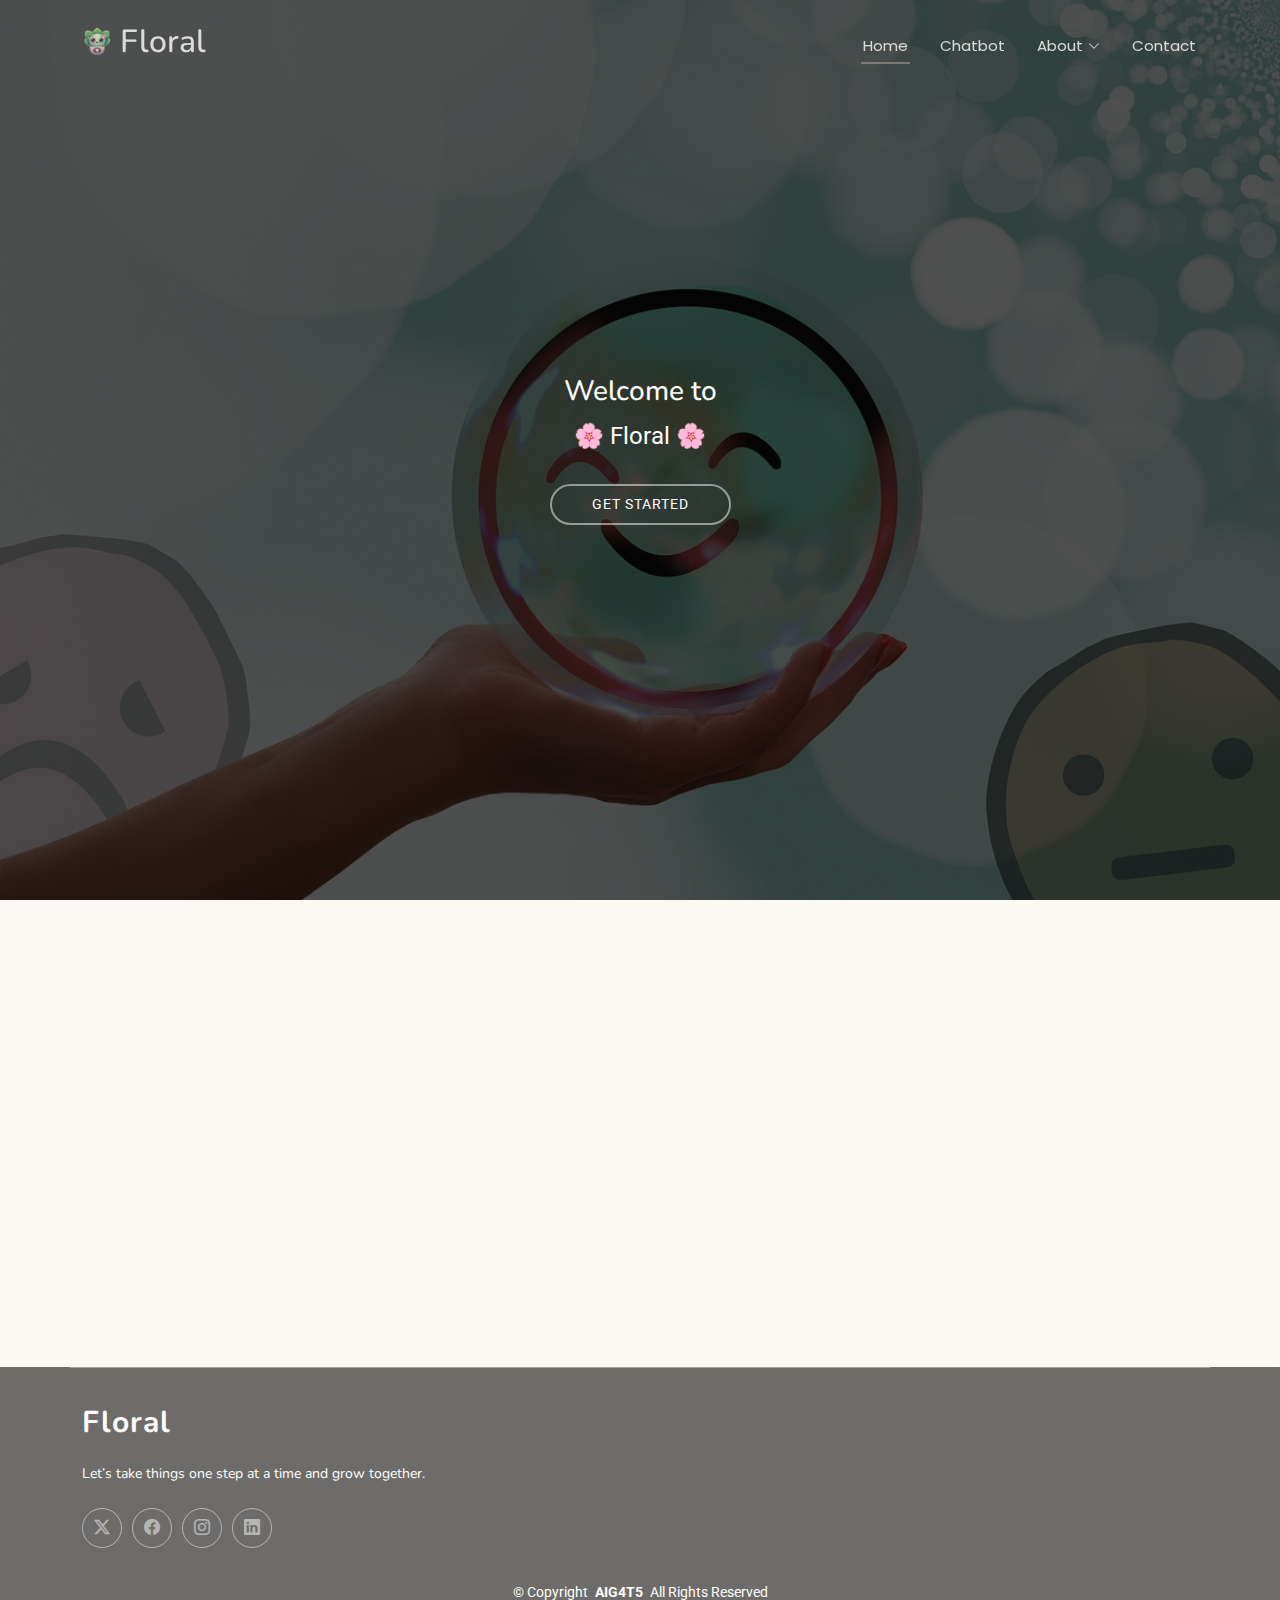
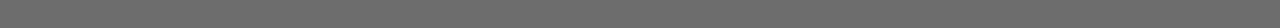
<file: index.html>
<!DOCTYPE html>
<html lang="en">

<head>
  <meta charset="utf-8">
  <meta content="width=device-width, initial-scale=1.0" name="viewport">
  <title>Floral</title>
  <meta name="description" content="">
  <meta name="keywords" content="">

  <!-- Favicons -->
  <link href="assets/img/favicon.png" rel="icon">
  <link href="assets/img/apple-touch-icon.png" rel="apple-touch-icon">

  <!-- Fonts -->
  <link href="https://fonts.googleapis.com" rel="preconnect">
  <link href="https://fonts.gstatic.com" rel="preconnect" crossorigin>
  <link href="https://fonts.googleapis.com/css2?family=Roboto:ital,wght@0,100;0,300;0,400;0,500;0,700;0,900;1,100;1,300;1,400;1,500;1,700;1,900&family=Poppins:ital,wght@0,100;0,200;0,300;0,400;0,500;0,600;0,700;0,800;0,900;1,100;1,200;1,300;1,400;1,500;1,600;1,700;1,800;1,900&family=Nunito:ital,wght@0,200;0,300;0,400;0,500;0,600;0,700;0,800;0,900;1,200;1,300;1,400;1,500;1,600;1,700;1,800;1,900&display=swap" rel="stylesheet">

  <!-- Vendor CSS Files -->
  <link href="assets/vendor/bootstrap/css/bootstrap.min.css" rel="stylesheet">
  <link href="assets/vendor/bootstrap-icons/bootstrap-icons.css" rel="stylesheet">
  <link href="assets/vendor/aos/aos.css" rel="stylesheet">
  <link href="assets/vendor/glightbox/css/glightbox.min.css" rel="stylesheet">
  <link href="assets/vendor/swiper/swiper-bundle.min.css" rel="stylesheet">

  <!-- Main CSS File -->
  <link href="assets/css/main.css" rel="stylesheet">

</head>

<body class="index-page">

  <header id="header" class="header d-flex align-items-center fixed-top">
    <div class="container-fluid container-xl position-relative d-flex align-items-center justify-content-between">

      <a href="index.html" class="logo d-flex align-items-center">
        <!-- Uncomment the line below if you also wish to use an image logo -->
        <img src="assets/img/logo.png" alt="" style = "padding-bottom: 10px; max-height: 40px;">
        <h2 class="sitename">Floral</h2>
      </a>

      <nav id="navmenu" class="navmenu">
        <ul>
          <li><a href="index.html" class="active">Home</a></li>
          <li><a href="chatbot.html">Chatbot</a></li>
          <!-- <li><a href="#services">Services</a></li>
          <li><a href="#portfolio">Portfolio</a></li>
          <li><a href="#team">Team</a></li>   
          <li><a href="blog.html">Blog</a></li> -->
          <li class="dropdown"><a href="aboutus.html"><span>About</span> <i class="bi bi-chevron-down toggle-dropdown"></i></a>
            <ul>
              <li><a href="faq.html">FAQ</a></li>
              <li><a href="blog.html">Blog</a></li>
              <!-- <li class="dropdown"><a href="#"><span>Deep Dropdown</span> <i class="bi bi-chevron-down toggle-dropdown"></i></a>
                <ul>
                  <li><a href="#">Deep Dropdown 1</a></li>
                  <li><a href="#">Deep Dropdown 2</a></li>
                  <li><a href="#">Deep Dropdown 3</a></li>
                  <li><a href="#">Deep Dropdown 4</a></li>
                  <li><a href="#">Deep Dropdown 5</a></li>
                </ul>
              </li> -->
              <!-- <li><a href="#">Dropdown 2</a></li>
              <li><a href="#">Dropdown 3</a></li>
              <li><a href="#">Dropdown 4</a></li> -->
            </ul>
          </li>
          <li><a href="contactus.html">Contact</a></li>
        </ul>
        <i class="mobile-nav-toggle d-xl-none bi bi-list"></i>
      </nav>

    </div>
  </header>

  <main class="main">

    <!-- Hero Section -->
    <section id="hero" class="hero section dark-background">

      <img src="assets/img/mhbg2.jpg" alt="" data-aos="fade-in">

      <div class="container text-center" data-aos="fade-up" data-aos-delay="100">
        <div class="row justify-content-center">
          <div class="col-lg-8">
            <h3>Welcome to</h3>
            <p>🌸 Floral 🌸</p>
            <a href="#services" class="btn-get-started">Get Started</a>
          </div>
        </div>
      </div>

    </section>

    <!-- /About Section -->

    <!-- Services Section -->
    <section id="services" class="services section">

      <!-- <div class="container section-title" data-aos="fade-up">
        <h2>Services</h2>
        <p>Check Our <span class="description-title">Services</span></p>
      </div> -->

      <div class="container">

        <div class="row gy-4">
<!-- 
          <div class="col-xl-3 col-md-6 d-flex" data-aos="fade-up" data-aos-delay="100">
            <div class="service-item position-relative">
              <div class="icon"><i class="bi bi-activity icon"></i></div>
              <h4><a href="" class="stretched-link">Lorem Ipsum</a></h4>
              <p>Voluptatum deleniti atque corrupti quos dolores et quas molestias excepturi</p>
            </div>
          </div> -->

          <div class="col-xl-4 col-md-6 d-flex" data-aos="fade-up" data-aos-delay="800">
            <div class="service-item position-relative">
              <div class="icon"><i class="bi bi-bounding-box-circles icon"></i></div>
              <h4><a href="chatbot.html" class="stretched-link">Chatbot - Floral</a></h4>
              <p> 
                Our chatbot is here to support students by providing a safe space to talk, 
                offering helpful tips for managing stress, and guiding you to professional resources if you need them. 
                Whether you're feeling overwhelmed or just need a chat, we're here to listen! 
              </p>

            </div>
          </div><!-- End Service Item -->

          <div class="col-xl-4 col-md-6 d-flex" data-aos="fade-up" data-aos-delay="800">
            <div class="service-item position-relative">
              <div class="icon"><i class="bi bi-calendar4-week icon"></i></div>
              <h4><a href="aboutus.html" class="stretched-link">About Floral</a></h4>
              <p>
                Meet the team behind Floral for students! 
                We’re a dedicated group of individuals passionate about supporting student well-being. 
                Explore our features and get to know the people working to bring you meaningful help whenever you need it.
              </p>

            </div>
          </div><!-- End Service Item -->

          <div class="col-xl-4 col-md-6 d-flex" data-aos="fade-up" data-aos-delay="800">
            <div class="service-item position-relative">
              <div class="icon"><i class="bi bi-broadcast icon"></i></div>
              <h4><a href="faq.html" class="stretched-link">FAQ</a></h4>
              <p>
                Got questions? Our FAQ page has answers! 
                Whether you're curious about how to use Floral, its mood tracking, or local resources available, we’ve got all the info you need!
              </p>

            </div>
          </div><!-- End Service Item -->

        </div>

      </div>

    </section><!-- /Services Section -->


  </main>

  <footer id="footer" class="footer dark-background">

    <div class="container footer-top">
      <div class="row gy-4">
        <div class="col-lg-12 col-md-12 footer-about">
          <a href="index.html" class="logo d-flex align-items-center">
            <span class="sitename">Floral</span>
          </a>
          <p>Let’s take things one step at a time and grow together.</p>
          <div class="social-links d-flex mt-4">
            <a href=""><i class="bi bi-twitter-x"></i></a>
            <a href=""><i class="bi bi-facebook"></i></a>
            <a href=""><i class="bi bi-instagram"></i></a>
            <a href=""><i class="bi bi-linkedin"></i></a>
          </div>
        </div>


      </div>
    </div>

    <div class="container copyright text-center mt-4">
      <p>© <span>Copyright</span> <strong class="px-1 sitename">AIG4T5</strong> <span>All Rights Reserved</span></p>
      <!-- <div class="credits">

      </div> -->
    </div>

  </footer>

  <!-- Scroll Top -->
  <a href="#" id="scroll-top" class="scroll-top d-flex align-items-center justify-content-center"><i class="bi bi-arrow-up-short"></i></a>

  <!-- Preloader -->
  <div id="preloader"></div>

  <!-- Vendor JS Files -->
  <script src="assets/vendor/bootstrap/js/bootstrap.bundle.min.js"></script>
  <script src="assets/vendor/php-email-form/validate.js"></script>
  <script src="assets/vendor/aos/aos.js"></script>
  <script src="assets/vendor/glightbox/js/glightbox.min.js"></script>
  <script src="assets/vendor/imagesloaded/imagesloaded.pkgd.min.js"></script>
  <script src="assets/vendor/isotope-layout/isotope.pkgd.min.js"></script>
  <script src="assets/vendor/swiper/swiper-bundle.min.js"></script>

  <!-- Main JS File -->
  <script src="assets/js/main.js"></script>

</body>

</html>
</file>
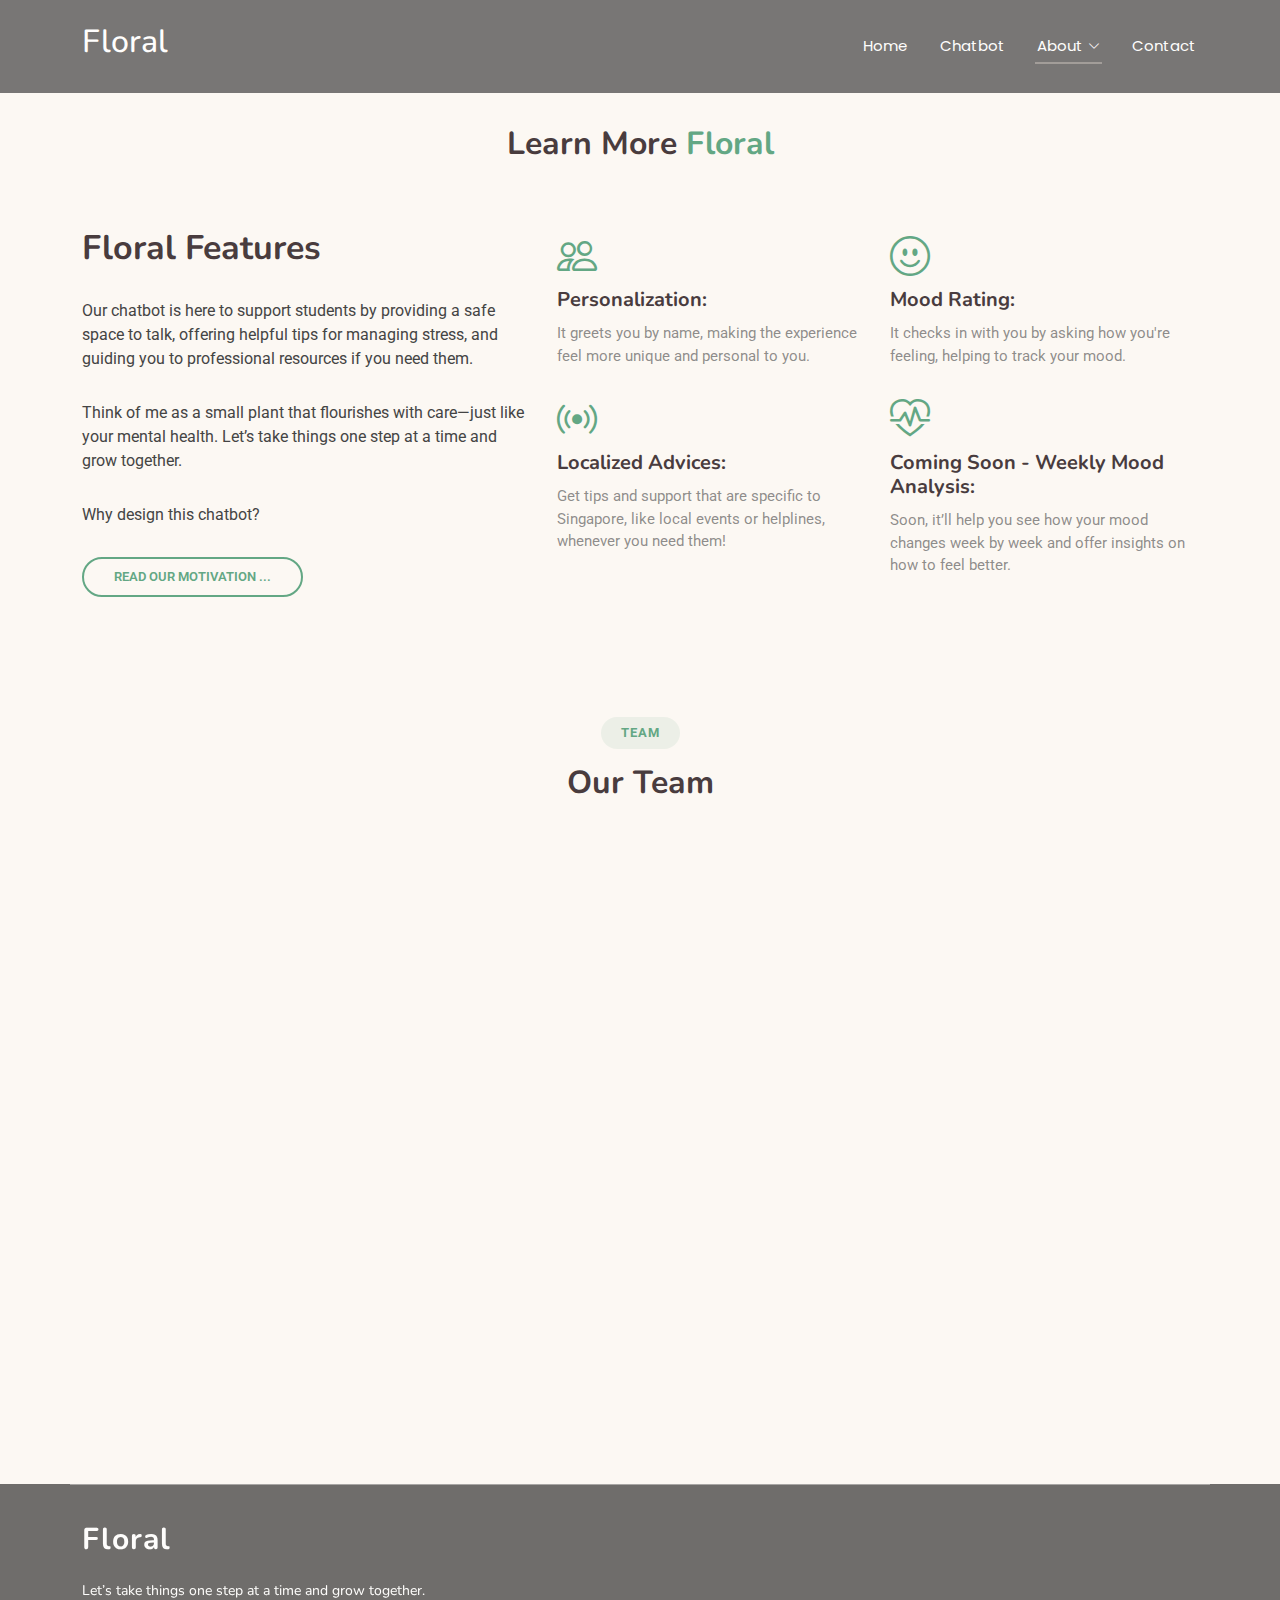
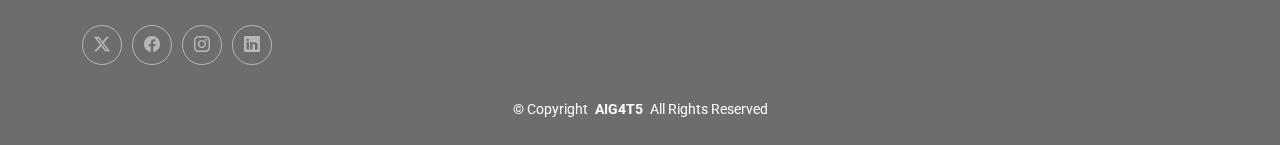
<file: aboutus.html>
<!DOCTYPE html>
<html lang="en">

<head>
  <meta charset="utf-8">
  <meta content="width=device-width, initial-scale=1.0" name="viewport">
  <title>Floral</title>
  <meta name="description" content="">
  <meta name="keywords" content="">

  <!-- Favicons -->
  <link href="assets/img/favicon.png" rel="icon">
  <link href="assets/img/apple-touch-icon.png" rel="apple-touch-icon">

  <!-- Fonts -->
  <link href="https://fonts.googleapis.com" rel="preconnect">
  <link href="https://fonts.gstatic.com" rel="preconnect" crossorigin>
  <link href="https://fonts.googleapis.com/css2?family=Roboto:ital,wght@0,100;0,300;0,400;0,500;0,700;0,900;1,100;1,300;1,400;1,500;1,700;1,900&family=Poppins:ital,wght@0,100;0,200;0,300;0,400;0,500;0,600;0,700;0,800;0,900;1,100;1,200;1,300;1,400;1,500;1,600;1,700;1,800;1,900&family=Nunito:ital,wght@0,200;0,300;0,400;0,500;0,600;0,700;0,800;0,900;1,200;1,300;1,400;1,500;1,600;1,700;1,800;1,900&display=swap" rel="stylesheet">

  <!-- Vendor CSS Files -->
  <link href="assets/vendor/bootstrap/css/bootstrap.min.css" rel="stylesheet">
  <link href="assets/vendor/bootstrap-icons/bootstrap-icons.css" rel="stylesheet">
  <link href="assets/vendor/aos/aos.css" rel="stylesheet">
  <link href="assets/vendor/glightbox/css/glightbox.min.css" rel="stylesheet">
  <link href="assets/vendor/swiper/swiper-bundle.min.css" rel="stylesheet">

  <!-- Main CSS File -->
  <link href="assets/css/main.css" rel="stylesheet">

  <!-- =======================================================
  * Template Name: Tempo
  * Template URL: https://bootstrapmade.com/tempo-free-onepage-bootstrap-theme/
  * Updated: Aug 07 2024 with Bootstrap v5.3.3
  * Author: BootstrapMade.com
  * License: https://bootstrapmade.com/license/
  ======================================================== -->
</head>

<body class="index-page">

  <header id="header" class="header d-flex align-items-center fixed-top" style="background-color: #575656;">
    <div class="container-fluid container-xl position-relative d-flex align-items-center justify-content-between">

      <a href="index.html" class="logo d-flex align-items-center">
        <!-- Uncomment the line below if you also wish to use an image logo -->
        <!-- <img src="assets/img/logo.png" alt=""> -->
        <h2 class="sitename">Floral</h2>
      </a>

      <nav id="navmenu" class="navmenu">
        <ul>
          <li><a href="index.html">Home</a></li>
          <li><a href="chatbot.html">Chatbot</a></li>
          <!-- <li><a href="#services">Services</a></li>
          <li><a href="#portfolio">Portfolio</a></li>
          <li><a href="#team">Team</a></li>   
          <li><a href="blog.html">Blog</a></li> -->
          <li class="dropdown"><a href="aboutus.html"  class="active"><span>About</span> <i
                class="bi bi-chevron-down toggle-dropdown"></i></a>
            <ul>
              <li><a href="faq.html">FAQ</a></li>
              <li><a href="blog.html">Blog</a></li>

              <!-- <li class="dropdown"><a href="#"><span>Deep Dropdown</span> <i class="bi bi-chevron-down toggle-dropdown"></i></a>
                <ul>
                  <li><a href="#">Deep Dropdown 1</a></li>
                  <li><a href="#">Deep Dropdown 2</a></li>
                  <li><a href="#">Deep Dropdown 3</a></li>
                  <li><a href="#">Deep Dropdown 4</a></li>
                  <li><a href="#">Deep Dropdown 5</a></li>
                </ul>
              </li> -->
              <!-- <li><a href="#">Dropdown 2</a></li>
              <li><a href="#">Dropdown 3</a></li>
              <li><a href="#">Dropdown 4</a></li> -->
            </ul>
          </li>
          <li><a href="contactus.html">Contact</a></li>
        </ul>
        <i class="mobile-nav-toggle d-xl-none bi bi-list"></i>
      </nav>

    </div>

  </header>

  <main class="main">

    <!-- About Section -->
    <section id="about" class="about section">

      <!-- Section Title -->
      <div class="container section-title" data-aos="fade-up" style="padding-top:50px">
        <p><span >Learn More</span> <span class="description-title">Floral<br></span></p>
      </div><!-- End Section Title -->

      <div class="container">

        <div class="row gy-5">

          <div class="content col-xl-5 d-flex flex-column" data-aos="fade-up" data-aos-delay="100">
            <h3>Floral Features</h3>
            <p>
              Our chatbot is here to support students by providing a safe space to talk, 
              offering helpful tips for managing stress, and guiding you to professional resources if you need them. 
            </p>
            <p> 
              Think of me as a small plant that flourishes with care—just like your mental health. 
              Let’s take things one step at a time and grow together. 
            </p>
            <p>Why design this chatbot?</p>
            <a href="blog.html" id="chatbotbtnopen" class="chatbotbtn align-self-center align-self-xl-start"><span>Read our motivation ...</span>
               <!-- <i class="bi bi-chevron-right"></i> -->
          </a>          
        </div>

          <div class="col-xl-7" data-aos="fade-up" data-aos-delay="200">
            <div class="row gy-4">

              <div class="col-md-6 icon-box position-relative">
                <i class="bi bi-people"></i>
                <h4>Personalization:</h4>
                <p>It greets you by name, making the experience feel more unique and personal to you.</p>
              </div><!-- Icon-Box -->

              <div class="col-md-6 icon-box position-relative">
                <i class="bi bi-emoji-smile"></i>
                <h4>Mood Rating:</h4>
                <p>It checks in with you by asking how you're feeling, helping to track your mood.</p>
              </div><!-- Icon-Box -->

              <div class="col-md-6 icon-box position-relative">
                <i class="bi bi-broadcast"></i>
                <h4>Localized Advices:</h4>
                <p>Get tips and support that are specific to Singapore, like local events or helplines, whenever you need them!</p>
              </div><!-- Icon-Box -->

              <div class="col-md-6 icon-box position-relative">
                <i class="bi bi-heart-pulse"></i>
                <h4>Coming Soon - Weekly Mood Analysis:</h4>
                <p>Soon, it’ll help you see how your mood changes week by week and offer insights on how to feel better.</p>
              </div><!-- Icon-Box -->

            </div>
          </div>

        </div>

      </div>

    </section><!-- /About Section -->

 

    <!-- Team Section -->
    <section id="team" class="team section">

      <!-- Section Title -->
      <div class="container section-title" data-aos="fade-up">
        <h2>Team</h2>
        <p><span>Our Team</span></p>
      </div><!-- End Section Title -->

      <div class="container">

        <div class="row gy-4">

          <div class="col-lg-3 col-md-6 d-flex align-items-stretch" data-aos="fade-up" data-aos-delay="100">
            <div class="team-member">
              <div class="member-img">
                <img src="assets/img/mhbg1.png" class="img-fluid" alt="">
                <div class="social">
                  <a href=""><i class="bi bi-twitter-x"></i></a>
                  <a href=""><i class="bi bi-facebook"></i></a>
                  <a href=""><i class="bi bi-instagram"></i></a>
                  <a href=""><i class="bi bi-linkedin"></i></a>
                </div>
              </div>
              <div class="member-info">
                <h4>Ping Yuan</h4>
                <span>-</span>
              </div>
            </div>
          </div><!-- End Team Member -->

          <div class="col-lg-3 col-md-6 d-flex align-items-stretch" data-aos="fade-up" data-aos-delay="200">
            <div class="team-member">
              <div class="member-img">
                <img src="assets/img/mhbg1.png" class="img-fluid" alt="">
                <div class="social">
                  <a href=""><i class="bi bi-twitter-x"></i></a>
                  <a href=""><i class="bi bi-facebook"></i></a>
                  <a href=""><i class="bi bi-instagram"></i></a>
                  <a href=""><i class="bi bi-linkedin"></i></a>
                </div>
              </div>
              <div class="member-info">
                <h4>Diyva</h4>
                <span>-</span>
              </div>
            </div>
          </div><!-- End Team Member -->

          <div class="col-lg-3 col-md-6 d-flex align-items-stretch" data-aos="fade-up" data-aos-delay="300">
            <div class="team-member">
              <div class="member-img">
                <img src="assets/img/mhbg1.png" class="img-fluid" alt="">
                <div class="social">
                  <a href=""><i class="bi bi-twitter-x"></i></a>
                  <a href=""><i class="bi bi-facebook"></i></a>
                  <a href=""><i class="bi bi-instagram"></i></a>
                  <a href=""><i class="bi bi-linkedin"></i></a>
                </div>
              </div>
              <div class="member-info">
                <h4>Lidiya</h4>
                <span>-</span>
              </div>
            </div>
          </div><!-- End Team Member -->

          <div class="col-lg-3 col-md-6 d-flex align-items-stretch" data-aos="fade-up" data-aos-delay="400">
            <div class="team-member">
              <div class="member-img">
                <img src="assets/img/mhbg1.png" class="img-fluid" alt="">
                <div class="social">
                  <a href=""><i class="bi bi-twitter-x"></i></a>
                  <a href=""><i class="bi bi-facebook"></i></a>
                  <a href=""><i class="bi bi-instagram"></i></a>
                  <a href=""><i class="bi bi-linkedin"></i></a>
                </div>
              </div>
              <div class="member-info">
                <h4>Alicia</h4>
                <span>-</span>
              </div>
            </div>
          </div><!-- End Team Member -->

        </div>

        <!--Second row of team-->
        <div class="row gy-4" style="padding-top: 20px;">

          <div class="col-lg-3 col-md-6 d-flex align-items-stretch" data-aos="fade-up" data-aos-delay="100">
            <div class="team-member">
              <div class="member-img">
                <img src="assets/img/mhbg1.png" class="img-fluid" alt="">
                <div class="social">
                  <a href=""><i class="bi bi-twitter-x"></i></a>
                  <a href=""><i class="bi bi-facebook"></i></a>
                  <a href=""><i class="bi bi-instagram"></i></a>
                  <a href=""><i class="bi bi-linkedin"></i></a>
                </div>
              </div>
              <div class="member-info">
                <h4>Esta</h4>
                <span>-</span>
              </div>
            </div>
          </div><!-- End Team Member -->

          <div class="col-lg-3 col-md-6 d-flex align-items-stretch" data-aos="fade-up" data-aos-delay="200">
            <div class="team-member">
              <div class="member-img">
                <img src="assets/img/mhbg1.png" class="img-fluid" alt="">
                <div class="social">
                  <a href=""><i class="bi bi-twitter-x"></i></a>
                  <a href=""><i class="bi bi-facebook"></i></a>
                  <a href=""><i class="bi bi-instagram"></i></a>
                  <a href=""><i class="bi bi-linkedin"></i></a>
                </div>
              </div>
              <div class="member-info">
                <h4>Erika</h4>
                <span>-</span>
              </div>
            </div>
          </div><!-- End Team Member -->

          <div class="col-lg-3 col-md-6 d-flex align-items-stretch" data-aos="fade-up" data-aos-delay="300">
            <div class="team-member">
              <div class="member-img">
                <img src="assets/img/mhbg1.png" class="img-fluid" alt="">
                <div class="social">
                  <a href=""><i class="bi bi-twitter-x"></i></a>
                  <a href=""><i class="bi bi-facebook"></i></a>
                  <a href=""><i class="bi bi-instagram"></i></a>
                  <a href=""><i class="bi bi-linkedin"></i></a>
                </div>
              </div>
              <div class="member-info">
                <h4>Sarah</h4>
                <span>-</span>
              </div>
            </div>
          </div><!-- End Team Member -->



        </div>
      </div>

    </section><!-- /Team Section -->

 

  </main>

  <footer id="footer" class="footer dark-background">

    <div class="container footer-top">
      <div class="row gy-4">
        <div class="col-lg-12 col-md-12 footer-about">
          <a href="index.html" class="logo d-flex align-items-center">
            <span class="sitename">Floral</span>
          </a>
          <p>Let’s take things one step at a time and grow together.</p>
          <div class="social-links d-flex mt-4">
            <a href=""><i class="bi bi-twitter-x"></i></a>
            <a href=""><i class="bi bi-facebook"></i></a>
            <a href=""><i class="bi bi-instagram"></i></a>
            <a href=""><i class="bi bi-linkedin"></i></a>
          </div>
        </div>


      </div>
    </div>

    <div class="container copyright text-center mt-4">
      <p>© <span>Copyright</span> <strong class="px-1 sitename">AIG4T5</strong> <span>All Rights Reserved</span>
      </p>
      <!-- <div class="credits">

      </div> -->
    </div>

  </footer>
  <!-- Scroll Top -->
  <a href="#" id="scroll-top" class="scroll-top d-flex align-items-center justify-content-center"><i class="bi bi-arrow-up-short"></i></a>

  <!-- Preloader -->
  <div id="preloader"></div>

  <!-- Vendor JS Files -->
  <script src="assets/vendor/bootstrap/js/bootstrap.bundle.min.js"></script>
  <script src="assets/vendor/php-email-form/validate.js"></script>
  <script src="assets/vendor/aos/aos.js"></script>
  <script src="assets/vendor/glightbox/js/glightbox.min.js"></script>
  <script src="assets/vendor/imagesloaded/imagesloaded.pkgd.min.js"></script>
  <script src="assets/vendor/isotope-layout/isotope.pkgd.min.js"></script>
  <script src="assets/vendor/swiper/swiper-bundle.min.js"></script>

  <!-- Main JS File -->
  <script src="assets/js/main.js"></script>

</body>

</html>
</file>
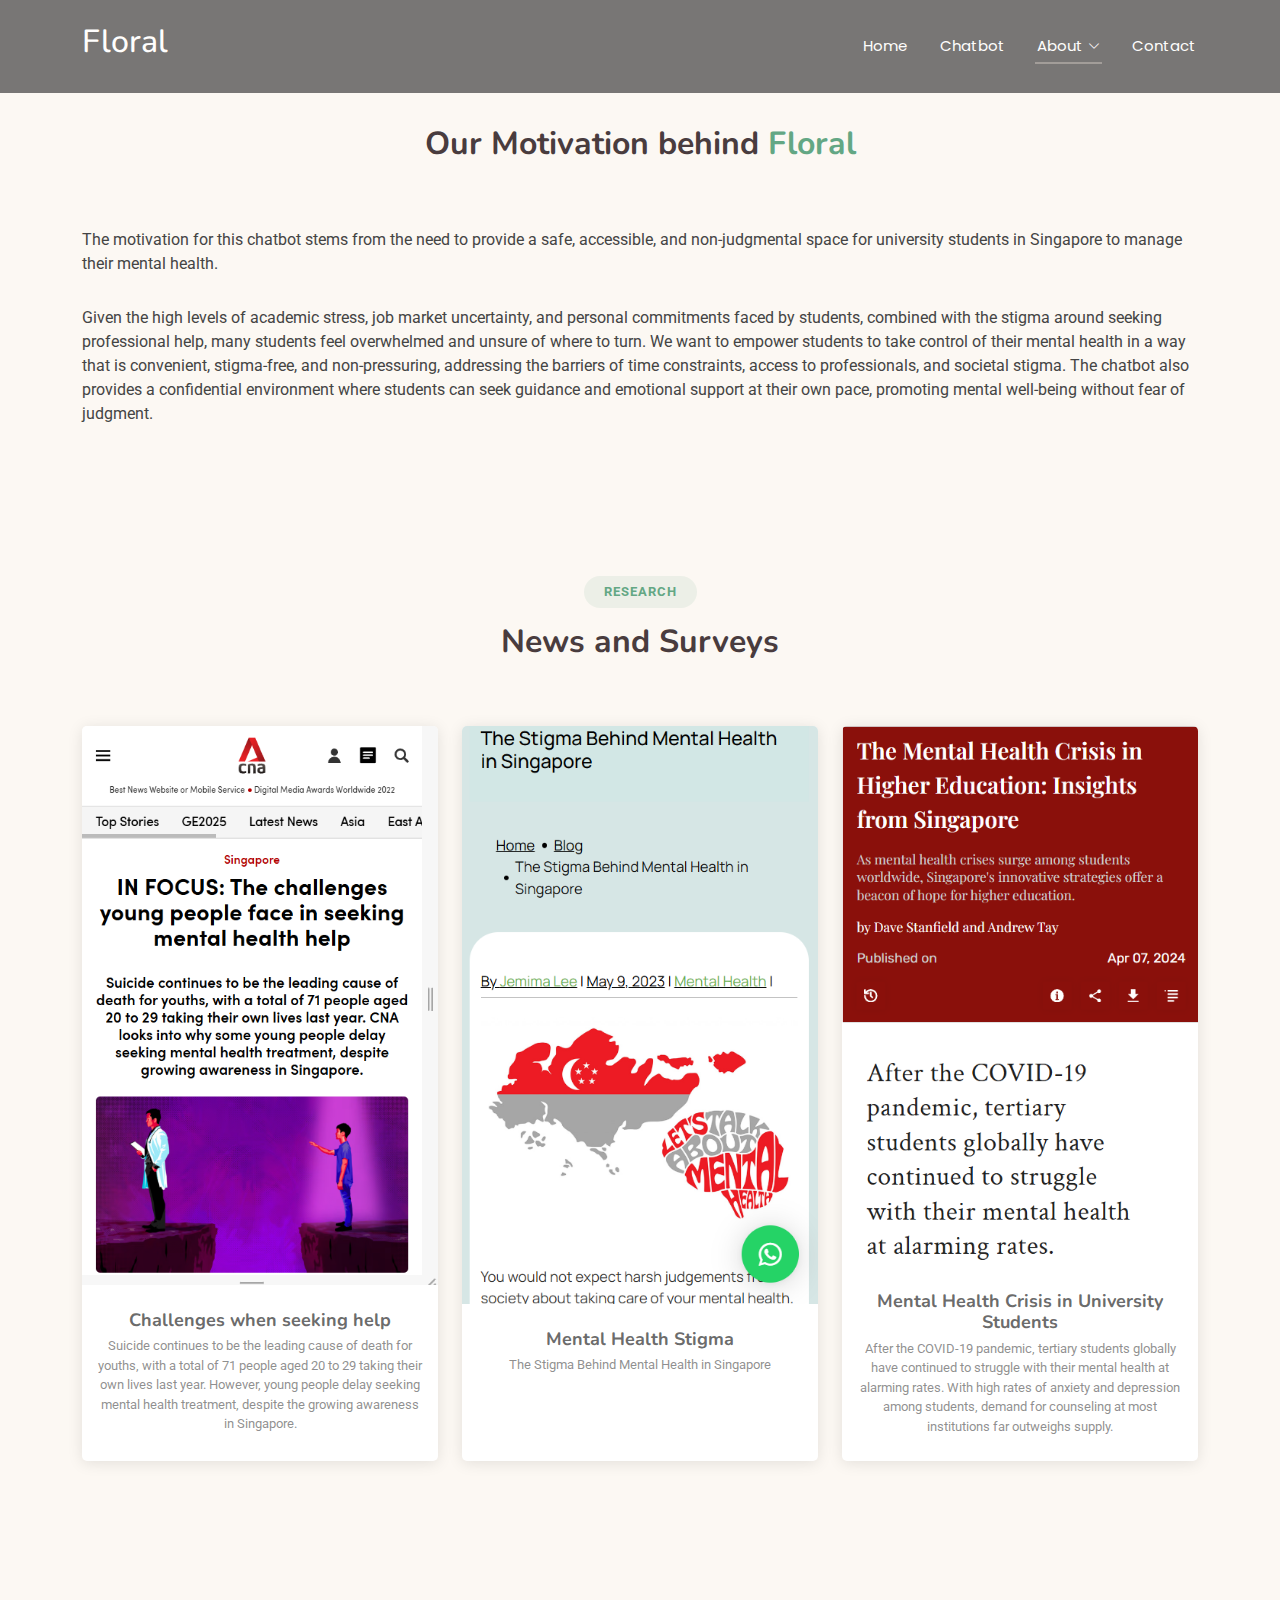
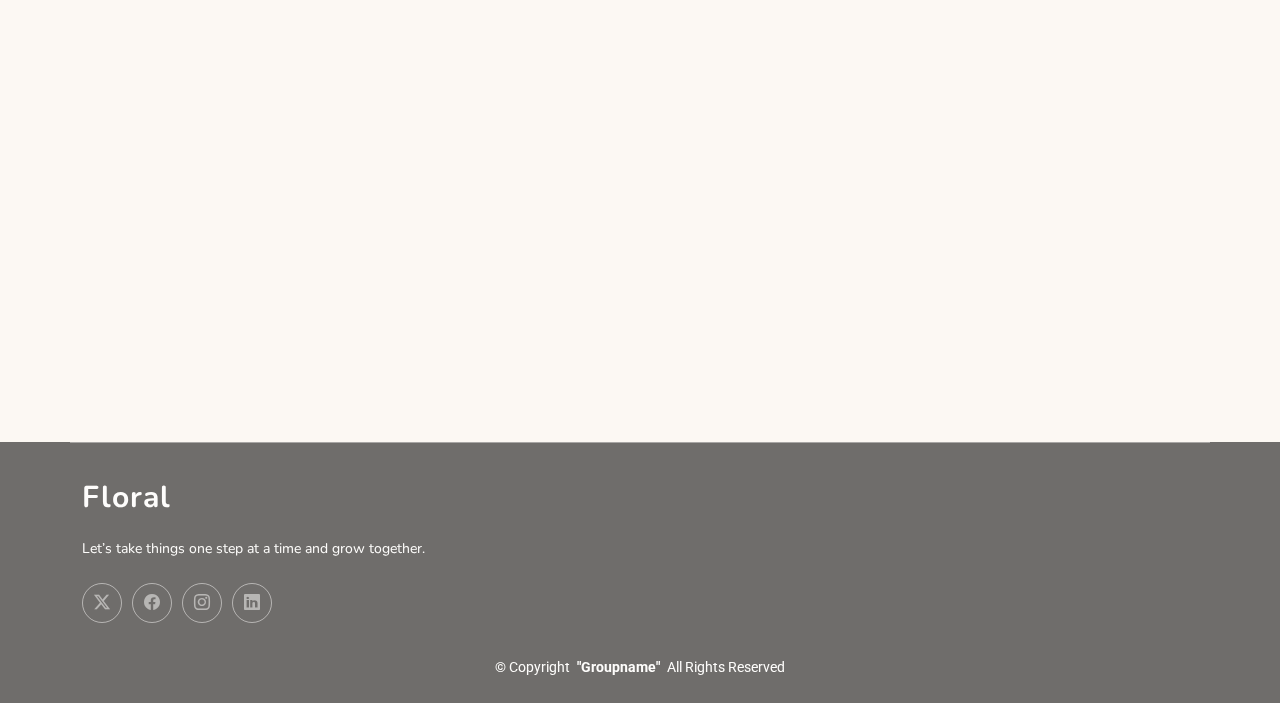
<file: blog.html>
<!DOCTYPE html>
<html lang="en">

<head>
  <meta charset="utf-8">
  <meta content="width=device-width, initial-scale=1.0" name="viewport">
  <title>Floral</title>
  <meta name="description" content="">
  <meta name="keywords" content="">

  <!-- Favicons -->
  <link href="assets/img/favicon.png" rel="icon">
  <link href="assets/img/apple-touch-icon.png" rel="apple-touch-icon">

  <!-- Fonts -->
  <link href="https://fonts.googleapis.com" rel="preconnect">
  <link href="https://fonts.gstatic.com" rel="preconnect" crossorigin>
  <link href="https://fonts.googleapis.com/css2?family=Roboto:ital,wght@0,100;0,300;0,400;0,500;0,700;0,900;1,100;1,300;1,400;1,500;1,700;1,900&family=Poppins:ital,wght@0,100;0,200;0,300;0,400;0,500;0,600;0,700;0,800;0,900;1,100;1,200;1,300;1,400;1,500;1,600;1,700;1,800;1,900&family=Nunito:ital,wght@0,200;0,300;0,400;0,500;0,600;0,700;0,800;0,900;1,200;1,300;1,400;1,500;1,600;1,700;1,800;1,900&display=swap" rel="stylesheet">

  <!-- Vendor CSS Files -->
  <link href="assets/vendor/bootstrap/css/bootstrap.min.css" rel="stylesheet">
  <link href="assets/vendor/bootstrap-icons/bootstrap-icons.css" rel="stylesheet">
  <link href="assets/vendor/aos/aos.css" rel="stylesheet">
  <link href="assets/vendor/glightbox/css/glightbox.min.css" rel="stylesheet">
  <link href="assets/vendor/swiper/swiper-bundle.min.css" rel="stylesheet">

  <!-- Main CSS File -->
  <link href="assets/css/main.css" rel="stylesheet">

  <!-- =======================================================
  * Template Name: Tempo
  * Template URL: https://bootstrapmade.com/tempo-free-onepage-bootstrap-theme/
  * Updated: Aug 07 2024 with Bootstrap v5.3.3
  * Author: BootstrapMade.com
  * License: https://bootstrapmade.com/license/
  ======================================================== -->
</head>

<body class="index-page">

  <header id="header" class="header d-flex align-items-center fixed-top" style="background-color: #575656;">
    <div class="container-fluid container-xl position-relative d-flex align-items-center justify-content-between">

      <a href="index.html" class="logo d-flex align-items-center">
        <!-- Uncomment the line below if you also wish to use an image logo -->
        <!-- <img src="assets/img/logo.png" alt=""> -->
        <h2 class="sitename">Floral</h2>
      </a>

      <nav id="navmenu" class="navmenu">
        <ul>
          <li><a href="index.html">Home</a></li>
          <li><a href="chatbot.html">Chatbot</a></li>
          <!-- <li><a href="#services">Services</a></li>
          <li><a href="#portfolio">Portfolio</a></li>
          <li><a href="#team">Team</a></li>   
          <li><a href="blog.html">Blog</a></li> -->
          <li class="dropdown"><a href="aboutus.html"  class="active"><span>About</span> <i
                class="bi bi-chevron-down toggle-dropdown"></i></a>
            <ul>
              <li><a href="faq.html">FAQ</a></li>
              <li><a href="blog.html">Blog</a></li>

              <!-- <li class="dropdown"><a href="#"><span>Deep Dropdown</span> <i class="bi bi-chevron-down toggle-dropdown"></i></a>
                <ul>
                  <li><a href="#">Deep Dropdown 1</a></li>
                  <li><a href="#">Deep Dropdown 2</a></li>
                  <li><a href="#">Deep Dropdown 3</a></li>
                  <li><a href="#">Deep Dropdown 4</a></li>
                  <li><a href="#">Deep Dropdown 5</a></li>
                </ul>
              </li> -->
              <!-- <li><a href="#">Dropdown 2</a></li>
              <li><a href="#">Dropdown 3</a></li>
              <li><a href="#">Dropdown 4</a></li> -->
            </ul>
          </li>
          <li><a href="contactus.html">Contact</a></li>
        </ul>
        <i class="mobile-nav-toggle d-xl-none bi bi-list"></i>
      </nav>

    </div>

  </header>

  <main class="main">

    <!-- About Section -->
    <section id="about" class="about section">

      <!-- Section Title -->
      <div class="container section-title" data-aos="fade-up" style="padding-top:50px">
        <p><span >Our Motivation behind</span> <span class="description-title">Floral<br></span></p>
      </div><!-- End Section Title -->

      <div class="container">

        <div class="row gy-5">

          <div class="content col-xl-12 d-flex flex-column" data-aos="fade-up" data-aos-delay="100">
            <!-- <h3>"Chatbot name" Features</h3> -->
            <p>
              The motivation for this chatbot stems from the need to provide a safe,
               accessible, and non-judgmental space for university students in Singapore to manage their mental health. 
            </p>
            <p>
              Given the high levels of academic stress, job market uncertainty, and personal commitments faced by students, 
               combined with the stigma around seeking professional help, many students feel overwhelmed and unsure of where to turn. 
               We want to empower students to take control of their mental health in a way that is convenient, 
               stigma-free, and non-pressuring, addressing the barriers of time constraints, access to professionals, and societal stigma. 
               The chatbot also provides a confidential environment where students can seek guidance and emotional support at their 
               own pace, promoting mental well-being without fear of judgment.
            </p>
            <!-- <a href="#" class="about-btn align-self-center align-self-xl-start"><span>About us</span> <i class="bi bi-chevron-right"></i></a> -->
          </div>

          <!-- <div class="col-xl-7" data-aos="fade-up" data-aos-delay="200">
            <div class="row gy-4">

              <div class="col-md-6 icon-box position-relative">
                <i class="bi bi-people"></i>
                <h4>Personalization:</h4>
                <p>It greets you by name, making the experience feel more unique and personal to you.</p>
              </div>

              <div class="col-md-6 icon-box position-relative">
                <i class="bi bi-emoji-smile"></i>
                <h4>Mood Rating:</h4>
                <p>It checks in with you by asking how you're feeling, helping to track your mood.</p>
              </div>

              <div class="col-md-6 icon-box position-relative">
                <i class="bi bi-broadcast"></i>
                <h4>Localized Advices:</h4>
                <p>Get tips and support that are specific to Singapore, like local events or helplines, whenever you need them!</p>
              </div>

              <div class="col-md-6 icon-box position-relative">
                <i class="bi bi-heart-pulse"></i>
                <h4>Coming Soon - Weekly Mood Analysis:</h4>
                <p>Soon, it’ll help you see how your mood changes week by week and offer insights on how to feel better.</p>
              </div>

            </div>
          </div> -->

        </div>

      </div>

    </section><!-- /About Section -->

 

    <!-- Team Section -->
    <section id="team" class="team section">

      <!-- Section Title -->
      <div class="container section-title" data-aos="fade-up">
        <h2>Research</h2>
        <p><span>News and Surveys</span></p>
      </div><!-- End Section Title -->

      <div class="container">

        <div class="row gy-4">

          <div class="col-lg-4 col-md-6 d-flex align-items-stretch" data-aos="fade-up" data-aos-delay="400">
            <div class="team-member">
              <div class="member-img">
                <img src="assets/img/cna.png" class="img-fluid" alt="">
              </div>
              <div class="member-info">
                <h4>Challenges when seeking help</h4>
                <span>Suicide continues to be the leading cause of death for youths, 
                  with a total of 71 people aged 20 to 29 taking their own lives last year. 
                  However, young people delay seeking mental health treatment, 
                  despite the growing awareness in Singapore.</span>
              </div>
            </div>
          </div><!-- End Team Member -->


          <div class="col-lg-4 col-md-6 d-flex align-items-stretch" data-aos="fade-up" data-aos-delay="400">
            <div class="team-member">
              <div class="member-img">
                <img src="assets/img/stigma.png" class="img-fluid" alt="">
              </div>
              <div class="member-info">
                <h4>Mental Health Stigma</h4>
                <span>The Stigma Behind Mental Health in Singapore</span>
              </div>
            </div>
          </div><!-- End Team Member -->


          <div class="col-lg-4 col-md-6 d-flex align-items-stretch" data-aos="fade-up" data-aos-delay="400">
            <div class="team-member">
              <div class="member-img">
                <img src="assets/img/mhcrisis.png" class="img-fluid" alt="">
              </div>
              <div class="member-info">
                <h4>Mental Health Crisis in University Students</h4>
                <span>
                  After the COVID-19 pandemic, tertiary students globally have continued to struggle with their mental health at alarming rates.
                  With high rates of anxiety and depression among students, demand for counseling at most institutions far outweighs supply.
                </span>
              </div>
            </div>
          </div><!-- End Team Member -->


        </div>

        <!--Second row of team-->
        <div class="row gy-4" style="padding-top: 20px;">

          <div class="col-lg-4 col-md-6 d-flex align-items-stretch" data-aos="fade-up" data-aos-delay="400">
            <div class="team-member">
              <div class="member-img">
                <img src="assets/img/q1.png" class="img-fluid" alt="">
              </div>
              <div class="member-info">
                <h4>When feeling stressed, what are your typical reactions?</h4>
                <span>
                  Based on the graph, we would need to pay special attention to helping University students 
                  cope with strategies regarding anxiety or panic attacks (commonly used by Psychologists) 
                  and overeating or a loss of appetite,
                  as well as suggestions for self-care activities that the students can use to de-stress.
                </span>
              </div>
            </div>
          </div><!-- End Team Member -->

          <div class="col-lg-4 col-md-6 d-flex align-items-stretch" data-aos="fade-up" data-aos-delay="400">
            <div class="team-member">
              <div class="member-img">
                <img src="assets/img/q2.png" class="img-fluid" alt="">
              </div>
              <div class="member-info">
                <h4>
                  When you are feeling negative emotions, what prevents you from seeking mental health support?
                </h4>
                <span>
                  One of the main issues was that the students preferred to handle problems on their own and 
                  a belief that their problems aren’t serious enough. 
                  Another point was that many felt a lack of time.
                  
                </span>
              </div>
            </div>
          </div><!-- End Team Member -->

          <div class="col-lg-4 col-md-6 d-flex align-items-stretch" data-aos="fade-up" data-aos-delay="400">
            <div class="team-member">
              <div class="member-img">
                <img src="assets/img/q3.png" class="img-fluid" alt="">
              </div>
              <div class="member-info">
                <h4>Do you feel comfortable talking to other people about your problems/mental health concerns? Why/Why not?
                </h4>
                <span>
                  Based on the responses to why they would go to someone, 
                  when generating our responses, we would need to make sure that our chat-bot gives validating responses,
                  and creates a safe space for them to talk about their problems. 
                  Some noted that they find it hard to talk about emotions, 
                  and as such we would again need to provide that empathetic and safe space for 
                  them to feel okay sharing how they feel.
                </span>
              </div>
            </div>
          </div><!-- End Team Member -->



        </div>
      </div>

    </section><!-- /Team Section -->

 

  </main>

  <footer id="footer" class="footer dark-background">

    <div class="container footer-top">
      <div class="row gy-4">
        <div class="col-lg-12 col-md-12 footer-about">
          <a href="index.html" class="logo d-flex align-items-center">
            <span class="sitename">Floral</span>
          </a>
          <p>Let’s take things one step at a time and grow together.</p>

          <div class="social-links d-flex mt-4">
            <a href=""><i class="bi bi-twitter-x"></i></a>
            <a href=""><i class="bi bi-facebook"></i></a>
            <a href=""><i class="bi bi-instagram"></i></a>
            <a href=""><i class="bi bi-linkedin"></i></a>
          </div>
        </div>


      </div>
    </div>

    <div class="container copyright text-center mt-4">
      <p>© <span>Copyright</span> <strong class="px-1 sitename">"Groupname"</strong> <span>All Rights Reserved</span>
      </p>
      <!-- <div class="credits">

      </div> -->
    </div>

  </footer>
  <!-- Scroll Top -->
  <a href="#" id="scroll-top" class="scroll-top d-flex align-items-center justify-content-center"><i class="bi bi-arrow-up-short"></i></a>

  <!-- Preloader -->
  <div id="preloader"></div>

  <!-- Vendor JS Files -->
  <script src="assets/vendor/bootstrap/js/bootstrap.bundle.min.js"></script>
  <script src="assets/vendor/php-email-form/validate.js"></script>
  <script src="assets/vendor/aos/aos.js"></script>
  <script src="assets/vendor/glightbox/js/glightbox.min.js"></script>
  <script src="assets/vendor/imagesloaded/imagesloaded.pkgd.min.js"></script>
  <script src="assets/vendor/isotope-layout/isotope.pkgd.min.js"></script>
  <script src="assets/vendor/swiper/swiper-bundle.min.js"></script>

  <!-- Main JS File -->
  <script src="assets/js/main.js"></script>

</body>

</html>
</file>
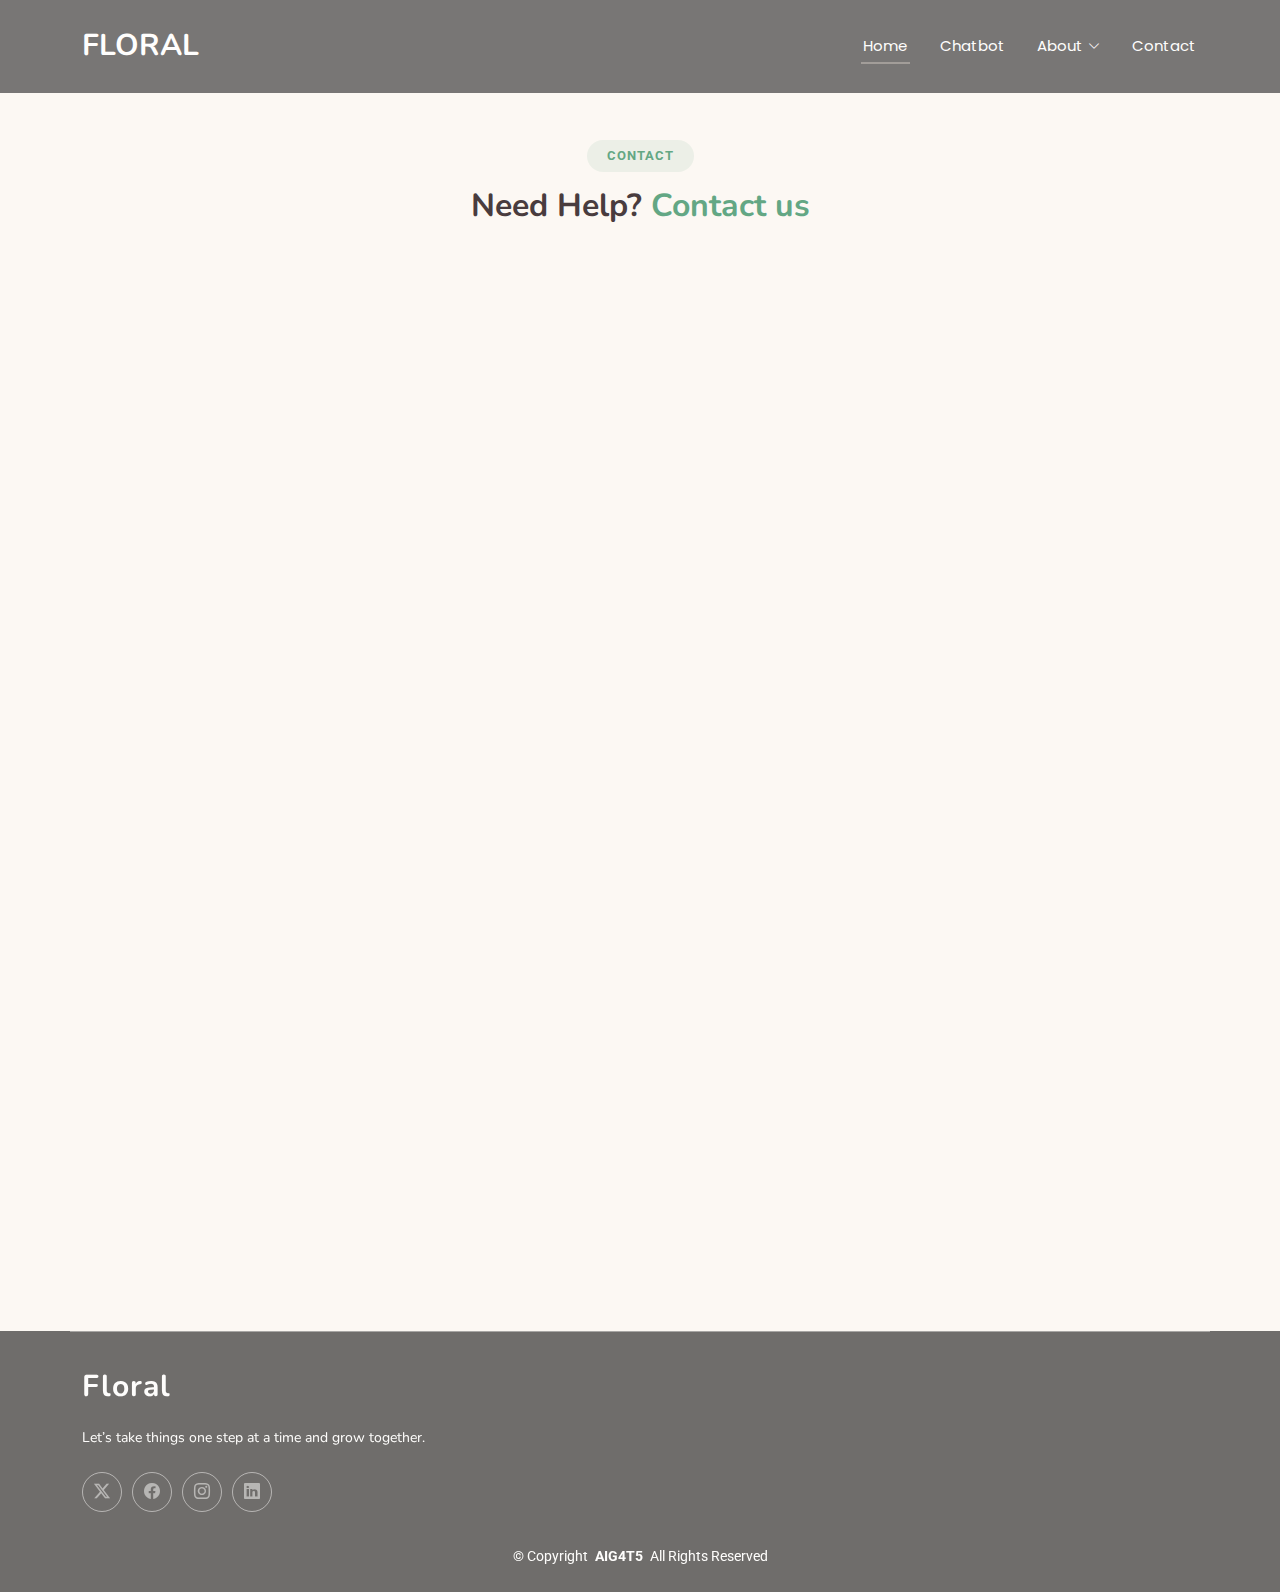
<file: contactus.html>
<!DOCTYPE html>
<html lang="en">

<head>
  <meta charset="utf-8">
  <meta content="width=device-width, initial-scale=1.0" name="viewport">
  <title>Floral</title>
  <meta name="description" content="">
  <meta name="keywords" content="">

  <!-- Favicons -->
  <link href="assets/img/favicon.png" rel="icon">
  <link href="assets/img/apple-touch-icon.png" rel="apple-touch-icon">

  <!-- Fonts -->
  <link href="https://fonts.googleapis.com" rel="preconnect">
  <link href="https://fonts.gstatic.com" rel="preconnect" crossorigin>
  <link href="https://fonts.googleapis.com/css2?family=Roboto:ital,wght@0,100;0,300;0,400;0,500;0,700;0,900;1,100;1,300;1,400;1,500;1,700;1,900&family=Poppins:ital,wght@0,100;0,200;0,300;0,400;0,500;0,600;0,700;0,800;0,900;1,100;1,200;1,300;1,400;1,500;1,600;1,700;1,800;1,900&family=Nunito:ital,wght@0,200;0,300;0,400;0,500;0,600;0,700;0,800;0,900;1,200;1,300;1,400;1,500;1,600;1,700;1,800;1,900&display=swap" rel="stylesheet">

  <!-- Vendor CSS Files -->
  <link href="assets/vendor/bootstrap/css/bootstrap.min.css" rel="stylesheet">
  <link href="assets/vendor/bootstrap-icons/bootstrap-icons.css" rel="stylesheet">
  <link href="assets/vendor/aos/aos.css" rel="stylesheet">
  <link href="assets/vendor/glightbox/css/glightbox.min.css" rel="stylesheet">
  <link href="assets/vendor/swiper/swiper-bundle.min.css" rel="stylesheet">

  <!-- Main CSS File -->
  <link href="assets/css/main.css" rel="stylesheet">

  <!-- =======================================================
  * Template Name: Tempo
  * Template URL: https://bootstrapmade.com/tempo-free-onepage-bootstrap-theme/
  * Updated: Aug 07 2024 with Bootstrap v5.3.3
  * Author: BootstrapMade.com
  * License: https://bootstrapmade.com/license/
  ======================================================== -->
</head>

<body class="index-page">

  <header id="header" class="header d-flex align-items-center fixed-top" style="background-color: #575656;">
    <div class="container-fluid container-xl position-relative d-flex align-items-center justify-content-between">

      <a href="index.html" class="logo d-flex align-items-center">
        <!-- Uncomment the line below if you also wish to use an image logo -->
        <!-- <img src="assets/img/logo.png" alt=""> -->
        <h1 class="sitename">Floral</h1>
      </a>

      <nav id="navmenu" class="navmenu">
        <ul>
          <li><a href="index.html" class="active">Home</a></li>
          <li><a href="chatbot.html">Chatbot</a></li>
          <!-- <li><a href="#services">Services</a></li>
          <li><a href="#portfolio">Portfolio</a></li>
          <li><a href="#team">Team</a></li>   
          <li><a href="blog.html">Blog</a></li> -->
          <li class="dropdown"><a href="aboutus.html"><span>About</span> <i class="bi bi-chevron-down toggle-dropdown"></i></a>
            <ul>
              <li><a href="faq.html">FAQ</a></li>
              <li><a href="blog.html">Blog</a></li>

              <!-- <li class="dropdown"><a href="#"><span>Deep Dropdown</span> <i class="bi bi-chevron-down toggle-dropdown"></i></a>
                <ul>
                  <li><a href="#">Deep Dropdown 1</a></li>
                  <li><a href="#">Deep Dropdown 2</a></li>
                  <li><a href="#">Deep Dropdown 3</a></li>
                  <li><a href="#">Deep Dropdown 4</a></li>
                  <li><a href="#">Deep Dropdown 5</a></li>
                </ul>
              </li> -->
              <!-- <li><a href="#">Dropdown 2</a></li>
              <li><a href="#">Dropdown 3</a></li>
              <li><a href="#">Dropdown 4</a></li> -->
            </ul>
          </li>
          <li><a href="contactus.html">Contact</a></li>
        </ul>
        <i class="mobile-nav-toggle d-xl-none bi bi-list"></i>
      </nav>

    </div>
  </header>

  <main class="main">

   
    <!-- Contact Section -->
    <section id="contact" class="contact section">

      <!-- Section Title -->
      <div class="container section-title" data-aos="fade-up" style="padding-top:80px">
        <h2>Contact</h2>
        <p><span>Need Help?</span> <span class="description-title">Contact us<br></span></p>
      </div><!-- End Section Title -->

      <div class="container" data-aos="fade-up" data-aos-delay="100">

        <div class="mb-4" data-aos="fade-up" data-aos-delay="200">
          <iframe src="https://www.google.com/maps/embed?pb=!1m18!1m12!1m3!1d3988.7972499656735!2d103.84758287447215!3d1.2962780617467398!2m3!1f0!2f0!3f0!3m2!1i1024!2i768!4f13.1!3m3!1m2!1s0x31da19a38341d719%3A0xfe9bafb35b312b00!2sSingapore%20Management%20University!5e0!3m2!1sen!2ssg!4v1742569918352!5m2!1sen!2ssg" width="100%" height="600" style="border:0;" allowfullscreen="" loading="lazy" referrerpolicy="no-referrer-when-downgrade"></iframe>
              </div><!-- End Google Maps -->

        <div class="row gy-4">

          <div class="col-lg-4">
            <div class="info-item d-flex" data-aos="fade-up" data-aos-delay="300">
              <i class="bi bi-geo-alt flex-shrink-0"></i>
              <div>
                <h3>Address</h3>
                <p>81 Victoria St, Singapore 188065</p>
              </div>
            </div><!-- End Info Item -->

            <div class="info-item d-flex" data-aos="fade-up" data-aos-delay="400">
              <i class="bi bi-telephone flex-shrink-0"></i>
              <div>
                <h3>Call Us</h3>
                <p>12345678</p>
              </div>
            </div><!-- End Info Item -->

            <div class="info-item d-flex" data-aos="fade-up" data-aos-delay="500">
              <i class="bi bi-envelope flex-shrink-0"></i>
              <div>
                <h3>Email Us</h3>
                <p>info@smu.com</p>
              </div>
            </div><!-- End Info Item -->

          </div>

          <div class="col-lg-8">
            <form action="forms/contact.php" method="post" class="php-email-form" data-aos="fade-up" data-aos-delay="200">
              <div class="row gy-4">

                <div class="col-md-6">
                  <input type="text" name="name" class="form-control" placeholder="Your Name" required="">
                </div>

                <div class="col-md-6 ">
                  <input type="email" class="form-control" name="email" placeholder="Your Email" required="">
                </div>

                <div class="col-md-12">
                  <input type="text" class="form-control" name="subject" placeholder="Subject" required="">
                </div>

                <div class="col-md-12">
                  <textarea class="form-control" name="message" rows="6" placeholder="Message" required=""></textarea>
                </div>

                <div class="col-md-12 text-center">
                  <div class="loading">Loading</div>
                  <div class="error-message"></div>
                  <div class="sent-message">Your message has been sent. Thank you!</div>

                  <button type="submit">Send Message</button>
                </div>

              </div>
            </form>
          </div><!-- End Contact Form -->

        </div>

      </div>

    </section><!-- /Contact Section -->

  </main>

  <footer id="footer" class="footer dark-background">

    <div class="container footer-top">
      <div class="row gy-4">
        <div class="col-lg-12 col-md-12 footer-about">
          <a href="index.html" class="logo d-flex align-items-center">
            <span class="sitename">Floral</span>
          </a>
          <p>Let’s take things one step at a time and grow together.</p>
          <div class="social-links d-flex mt-4">
            <a href=""><i class="bi bi-twitter-x"></i></a>
            <a href=""><i class="bi bi-facebook"></i></a>
            <a href=""><i class="bi bi-instagram"></i></a>
            <a href=""><i class="bi bi-linkedin"></i></a>
          </div>
        </div>


      </div>
    </div>

    <div class="container copyright text-center mt-4">
      <p>© <span>Copyright</span> <strong class="px-1 sitename">AIG4T5</strong> <span>All Rights Reserved</span></p>
      <!-- <div class="credits">

      </div> -->
    </div>

  </footer>

  <!-- Scroll Top -->
  <a href="#" id="scroll-top" class="scroll-top d-flex align-items-center justify-content-center"><i class="bi bi-arrow-up-short"></i></a>

  <!-- Preloader -->
  <div id="preloader"></div>

  <!-- Vendor JS Files -->
  <script src="assets/vendor/bootstrap/js/bootstrap.bundle.min.js"></script>
  <script src="assets/vendor/php-email-form/validate.js"></script>
  <script src="assets/vendor/aos/aos.js"></script>
  <script src="assets/vendor/glightbox/js/glightbox.min.js"></script>
  <script src="assets/vendor/imagesloaded/imagesloaded.pkgd.min.js"></script>
  <script src="assets/vendor/isotope-layout/isotope.pkgd.min.js"></script>
  <script src="assets/vendor/swiper/swiper-bundle.min.js"></script>

  <!-- Main JS File -->
  <script src="assets/js/main.js"></script>

</body>

</html>
</file>
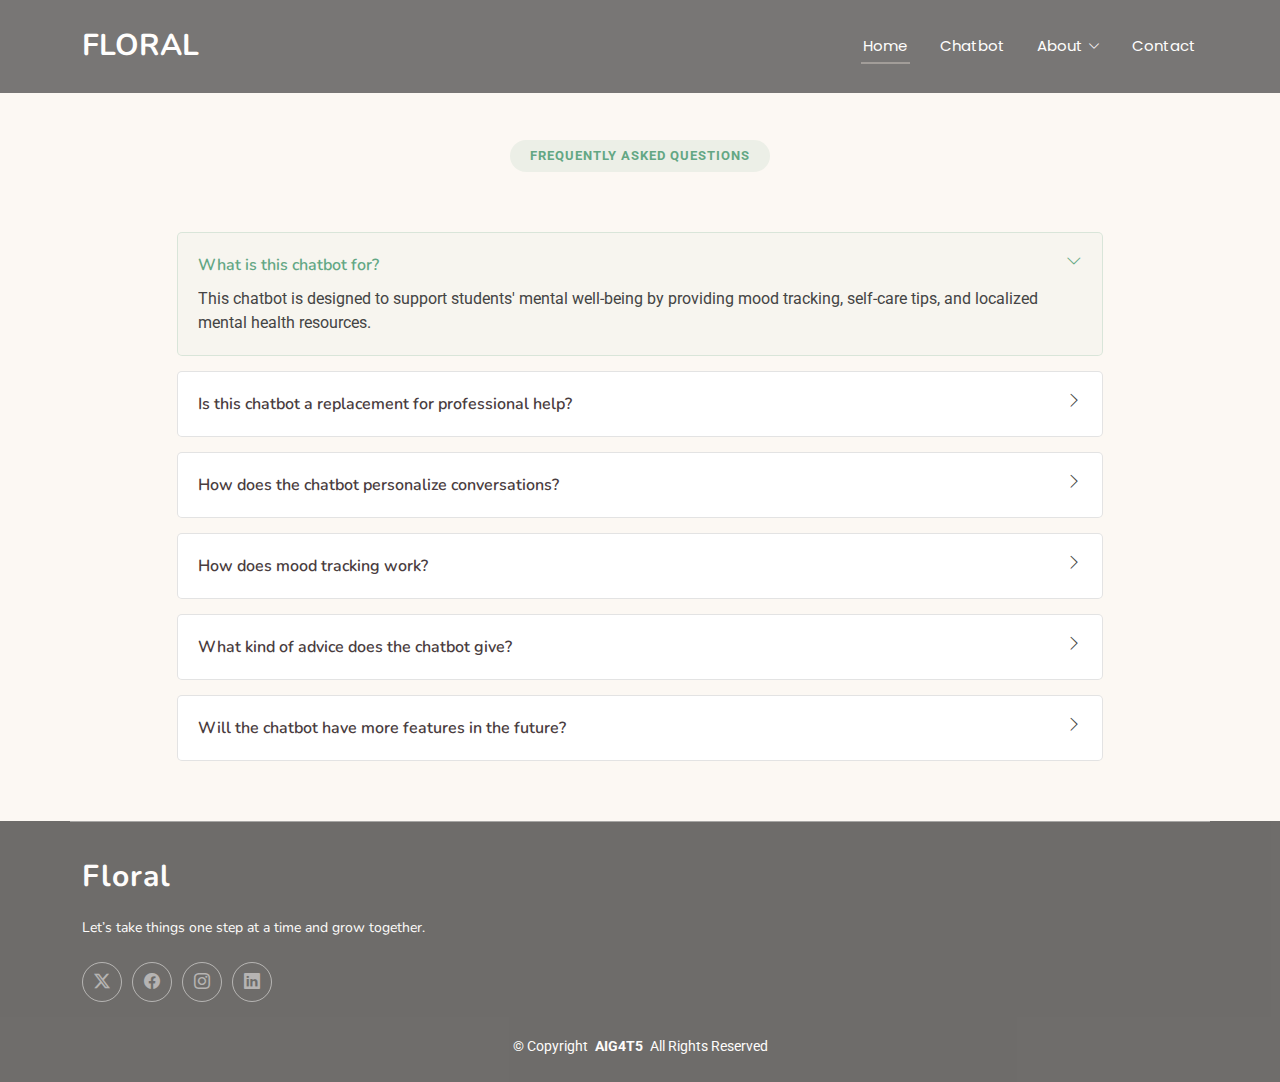
<file: faq.html>
<!DOCTYPE html>
<html lang="en">

<head>
  <meta charset="utf-8">
  <meta content="width=device-width, initial-scale=1.0" name="viewport">
  <title>Floral</title>
  <meta name="description" content="">
  <meta name="keywords" content="">

  <!-- Favicons -->
  <link href="assets/img/favicon.png" rel="icon">
  <link href="assets/img/apple-touch-icon.png" rel="apple-touch-icon">

  <!-- Fonts -->
  <link href="https://fonts.googleapis.com" rel="preconnect">
  <link href="https://fonts.gstatic.com" rel="preconnect" crossorigin>
  <link href="https://fonts.googleapis.com/css2?family=Roboto:ital,wght@0,100;0,300;0,400;0,500;0,700;0,900;1,100;1,300;1,400;1,500;1,700;1,900&family=Poppins:ital,wght@0,100;0,200;0,300;0,400;0,500;0,600;0,700;0,800;0,900;1,100;1,200;1,300;1,400;1,500;1,600;1,700;1,800;1,900&family=Nunito:ital,wght@0,200;0,300;0,400;0,500;0,600;0,700;0,800;0,900;1,200;1,300;1,400;1,500;1,600;1,700;1,800;1,900&display=swap" rel="stylesheet">

  <!-- Vendor CSS Files -->
  <link href="assets/vendor/bootstrap/css/bootstrap.min.css" rel="stylesheet">
  <link href="assets/vendor/bootstrap-icons/bootstrap-icons.css" rel="stylesheet">
  <link href="assets/vendor/aos/aos.css" rel="stylesheet">
  <link href="assets/vendor/glightbox/css/glightbox.min.css" rel="stylesheet">
  <link href="assets/vendor/swiper/swiper-bundle.min.css" rel="stylesheet">

  <!-- Main CSS File -->
  <link href="assets/css/main.css" rel="stylesheet">

  <!-- =======================================================
  * Template Name: Tempo
  * Template URL: https://bootstrapmade.com/tempo-free-onepage-bootstrap-theme/
  * Updated: Aug 07 2024 with Bootstrap v5.3.3
  * Author: BootstrapMade.com
  * License: https://bootstrapmade.com/license/
  ======================================================== -->
</head>

<body class="index-page">

  <header id="header" class="header d-flex align-items-center fixed-top" style="background-color: #575656;">
    <div class="container-fluid container-xl position-relative d-flex align-items-center justify-content-between">

      <a href="index.html" class="logo d-flex align-items-center">
        <!-- Uncomment the line below if you also wish to use an image logo -->
        <!-- <img src="assets/img/logo.png" alt=""> -->
        <h1 class="sitename">Floral</h1>
      </a>

      <nav id="navmenu" class="navmenu">
        <ul>
          <li><a href="index.html" class="active">Home</a></li>
          <li><a href="chatbot.html">Chatbot</a></li>
          <!-- <li><a href="#services">Services</a></li>
          <li><a href="#portfolio">Portfolio</a></li>
          <li><a href="#team">Team</a></li>   
          <li><a href="blog.html">Blog</a></li> -->
          <li class="dropdown"><a href="aboutus.html"><span>About</span> <i class="bi bi-chevron-down toggle-dropdown"></i></a>
            <ul>
              <li><a href="faq.html">FAQ</a></li>
              <li><a href="blog.html">Blog</a></li>

              <!-- <li class="dropdown"><a href="#"><span>Deep Dropdown</span> <i class="bi bi-chevron-down toggle-dropdown"></i></a>
                <ul>
                  <li><a href="#">Deep Dropdown 1</a></li>
                  <li><a href="#">Deep Dropdown 2</a></li>
                  <li><a href="#">Deep Dropdown 3</a></li>
                  <li><a href="#">Deep Dropdown 4</a></li>
                  <li><a href="#">Deep Dropdown 5</a></li>
                </ul>
              </li> -->
              <!-- <li><a href="#">Dropdown 2</a></li>
              <li><a href="#">Dropdown 3</a></li>
              <li><a href="#">Dropdown 4</a></li> -->
            </ul>
          </li>
          <li><a href="contactus.html">Contact</a></li>
        </ul>
        <i class="mobile-nav-toggle d-xl-none bi bi-list"></i>
      </nav>

    </div>
  </header>

  <main class="main">


    <!-- Faq Section -->
    <section id="faq" class="faq section" >

      <!-- Section Title -->
      <div class="container section-title" data-aos="fade-up" style="padding-top:80px">
        <h2>Frequently Asked Questions</h2>
        <!-- <p><span>Section Title</span> <span class="description-title">Direda Flowed</span></p> -->
      </div><!-- End Section Title -->

      <div class="container">

        <div class="row justify-content-center">

          <div class="col-lg-10" data-aos="fade-up" data-aos-delay="100">

            <div class="faq-container">

              <div class="faq-item faq-active">
                <h3>What is this chatbot for?</h3>
                <div class="faq-content">
                  <p>This chatbot is designed to support students' mental well-being by providing mood tracking, self-care tips, and localized mental health resources.</p>
                </div>
                <i class="faq-toggle bi bi-chevron-right"></i>
              </div><!-- End Faq item-->

              <div class="faq-item">
                <h3>Is this chatbot a replacement for professional help?</h3>
                <div class="faq-content">
                  <p>No, the chatbot offers general support and guidance, but it is not a substitute for professional mental health care. 
                    If you need urgent help, please reach out to a professional or a helpline.
                  </p>
                </div>
                <i class="faq-toggle bi bi-chevron-right"></i>
              </div><!-- End Faq item-->
              
              <div class="faq-item">
                <h3>How does the chatbot personalize conversations?</h3>
                <div class="faq-content">
                  <p>The chatbot asks for your name at the start and remembers it 
                    during the conversation to create a more personalized experience.
                  </p>
                </div>
                <i class="faq-toggle bi bi-chevron-right"></i>
              </div><!-- End Faq item-->

              <div class="faq-item">
                <h3>How does mood tracking work?</h3>
                <div class="faq-content">
                  <p>You can rate your mood on a scale of 1-10, 
                    and the chatbot will respond with relevant advice, self-care suggestions, or support options based on your rating.</p>
                </div>
                <i class="faq-toggle bi bi-chevron-right"></i>
              </div><!-- End Faq item-->

              <div class="faq-item">
                <h3>What kind of advice does the chatbot give?</h3>
                <div class="faq-content">
                  <p>The chatbot provides self-care tips, relaxation techniques, and mental health resources. 
                    It also suggests local Singaporean events and helplines when needed.</p>
                </div>
                <i class="faq-toggle bi bi-chevron-right"></i>
              </div><!-- End Faq item-->

              <div class="faq-item">
                <h3>Will the chatbot have more features in the future?</h3>
                <div class="faq-content">
                  <p>Yes! We’re working on a weekly mood analysis feature that will help track your emotional patterns over time.</p>
                </div>
                <i class="faq-toggle bi bi-chevron-right"></i>
              </div><!-- End Faq item-->

            </div>

          </div><!-- End Faq Column-->

        </div>

      </div>

    </section><!-- /Faq Section -->


  </main>

  <footer id="footer" class="footer dark-background">

    <div class="container footer-top">
      <div class="row gy-4">
        <div class="col-lg-12 col-md-12 footer-about">
          <a href="index.html" class="logo d-flex align-items-center">
            <span class="sitename">Floral</span>
          </a>
          <p>Let’s take things one step at a time and grow together.</p>
          <div class="social-links d-flex mt-4">
            <a href=""><i class="bi bi-twitter-x"></i></a>
            <a href=""><i class="bi bi-facebook"></i></a>
            <a href=""><i class="bi bi-instagram"></i></a>
            <a href=""><i class="bi bi-linkedin"></i></a>
          </div>
        </div>


      </div>
    </div>

    <div class="container copyright text-center mt-4">
      <p>© <span>Copyright</span> <strong class="px-1 sitename">AIG4T5</strong> <span>All Rights Reserved</span></p>
      <!-- <div class="credits">

      </div> -->
    </div>

  </footer>

  <!-- Scroll Top -->
  <a href="#" id="scroll-top" class="scroll-top d-flex align-items-center justify-content-center"><i class="bi bi-arrow-up-short"></i></a>

  <!-- Preloader -->
  <div id="preloader"></div>

  <!-- Vendor JS Files -->
  <script src="assets/vendor/bootstrap/js/bootstrap.bundle.min.js"></script>
  <script src="assets/vendor/php-email-form/validate.js"></script>
  <script src="assets/vendor/aos/aos.js"></script>
  <script src="assets/vendor/glightbox/js/glightbox.min.js"></script>
  <script src="assets/vendor/imagesloaded/imagesloaded.pkgd.min.js"></script>
  <script src="assets/vendor/isotope-layout/isotope.pkgd.min.js"></script>
  <script src="assets/vendor/swiper/swiper-bundle.min.js"></script>

  <!-- Main JS File -->
  <script src="assets/js/main.js"></script>

</body>

</html>
</file>
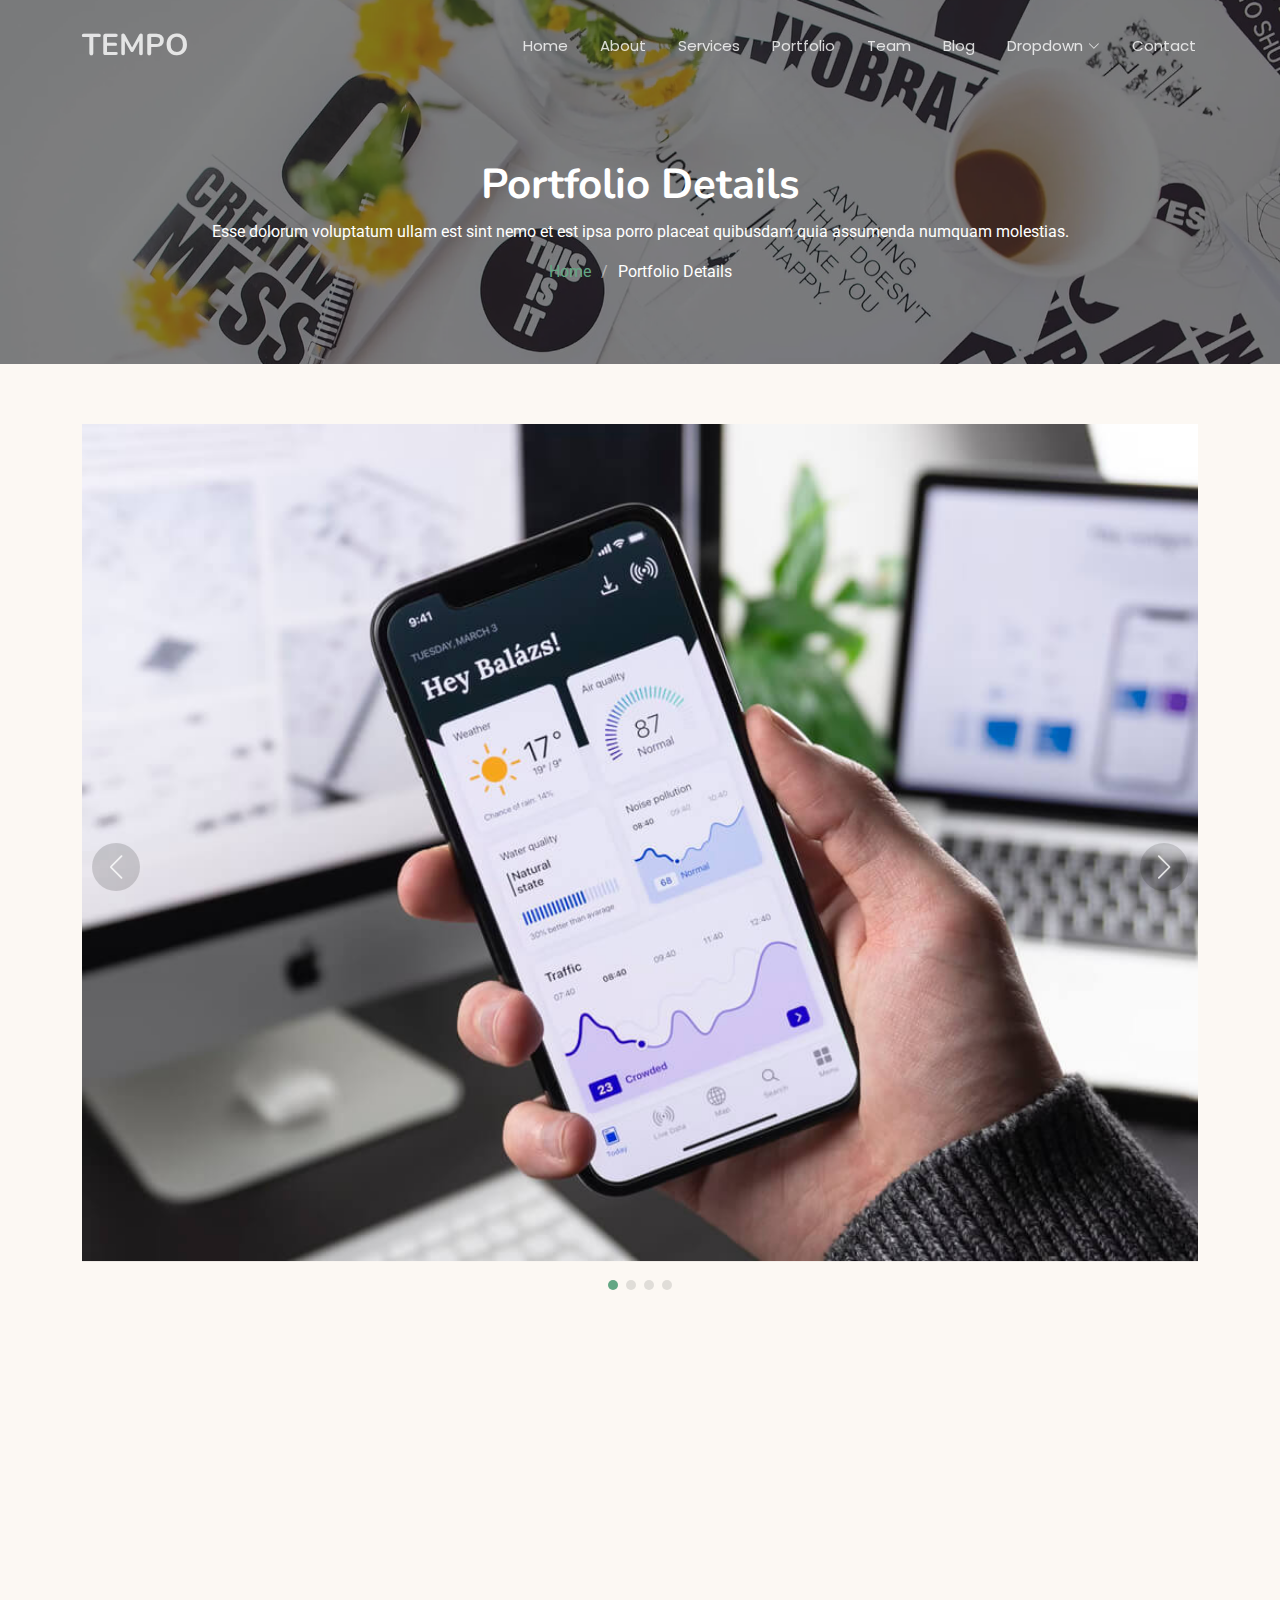
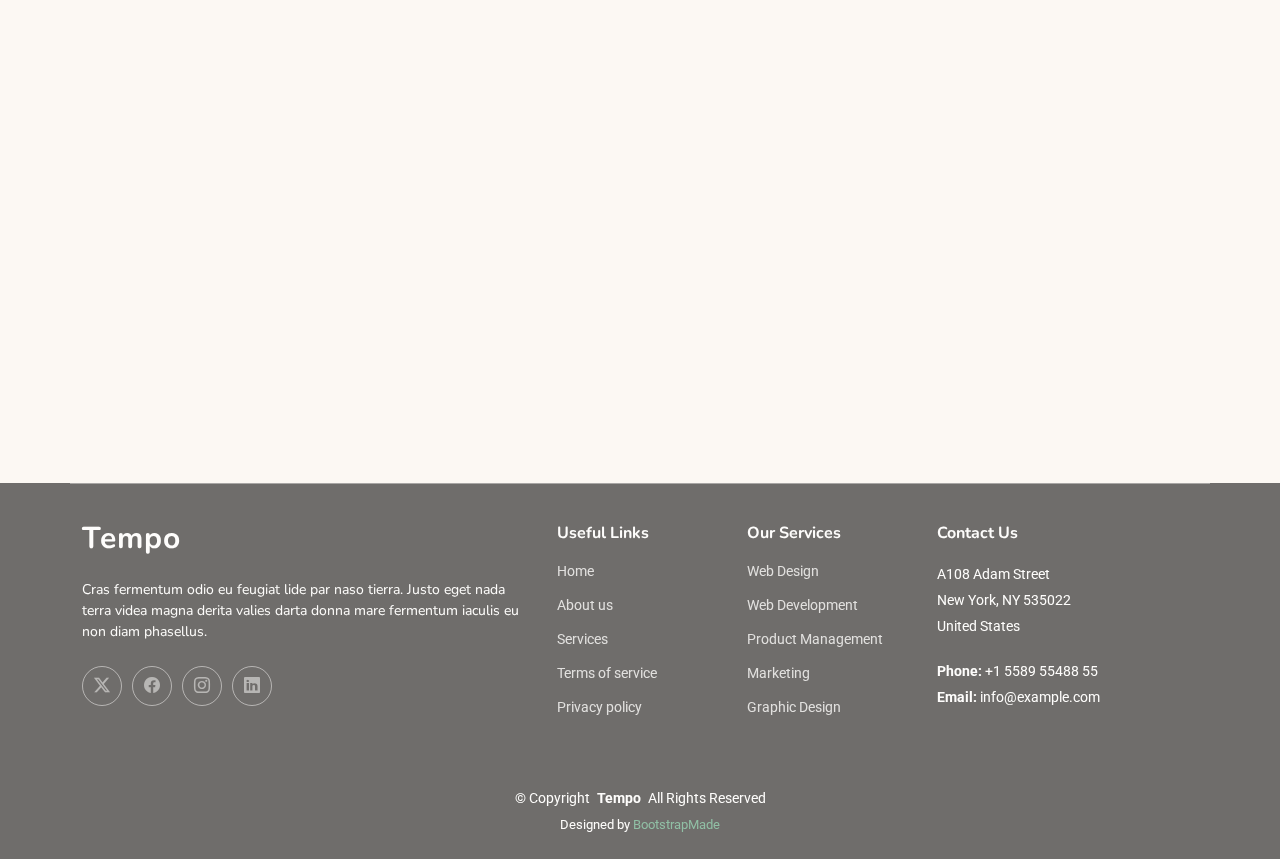
<file: portfolio-details.html>
<!DOCTYPE html>
<html lang="en">

<head>
  <meta charset="utf-8">
  <meta content="width=device-width, initial-scale=1.0" name="viewport">
  <title>Portfolio Details - Tempo Bootstrap Template</title>
  <meta name="description" content="">
  <meta name="keywords" content="">

  <!-- Favicons -->
  <link href="assets/img/favicon.png" rel="icon">
  <link href="assets/img/apple-touch-icon.png" rel="apple-touch-icon">

  <!-- Fonts -->
  <link href="https://fonts.googleapis.com" rel="preconnect">
  <link href="https://fonts.gstatic.com" rel="preconnect" crossorigin>
  <link href="https://fonts.googleapis.com/css2?family=Roboto:ital,wght@0,100;0,300;0,400;0,500;0,700;0,900;1,100;1,300;1,400;1,500;1,700;1,900&family=Poppins:ital,wght@0,100;0,200;0,300;0,400;0,500;0,600;0,700;0,800;0,900;1,100;1,200;1,300;1,400;1,500;1,600;1,700;1,800;1,900&family=Nunito:ital,wght@0,200;0,300;0,400;0,500;0,600;0,700;0,800;0,900;1,200;1,300;1,400;1,500;1,600;1,700;1,800;1,900&display=swap" rel="stylesheet">

  <!-- Vendor CSS Files -->
  <link href="assets/vendor/bootstrap/css/bootstrap.min.css" rel="stylesheet">
  <link href="assets/vendor/bootstrap-icons/bootstrap-icons.css" rel="stylesheet">
  <link href="assets/vendor/aos/aos.css" rel="stylesheet">
  <link href="assets/vendor/glightbox/css/glightbox.min.css" rel="stylesheet">
  <link href="assets/vendor/swiper/swiper-bundle.min.css" rel="stylesheet">

  <!-- Main CSS File -->
  <link href="assets/css/main.css" rel="stylesheet">

  <!-- =======================================================
  * Template Name: Tempo
  * Template URL: https://bootstrapmade.com/tempo-free-onepage-bootstrap-theme/
  * Updated: Aug 07 2024 with Bootstrap v5.3.3
  * Author: BootstrapMade.com
  * License: https://bootstrapmade.com/license/
  ======================================================== -->
</head>

<body class="portfolio-details-page">

  <header id="header" class="header d-flex align-items-center fixed-top">
    <div class="container-fluid container-xl position-relative d-flex align-items-center justify-content-between">

      <a href="index.html" class="logo d-flex align-items-center">
        <!-- Uncomment the line below if you also wish to use an image logo -->
        <!-- <img src="assets/img/logo.png" alt=""> -->
        <h1 class="sitename">Tempo</h1>
      </a>

      <nav id="navmenu" class="navmenu">
        <ul>
          <li><a href="#hero">Home</a></li>
          <li><a href="#about">About</a></li>
          <li><a href="#services">Services</a></li>
          <li><a href="#portfolio">Portfolio</a></li>
          <li><a href="#team">Team</a></li>
          <li><a href="blog.html">Blog</a></li>
          <li class="dropdown"><a href="#"><span>Dropdown</span> <i class="bi bi-chevron-down toggle-dropdown"></i></a>
            <ul>
              <li><a href="#">Dropdown 1</a></li>
              <li class="dropdown"><a href="#"><span>Deep Dropdown</span> <i class="bi bi-chevron-down toggle-dropdown"></i></a>
                <ul>
                  <li><a href="#">Deep Dropdown 1</a></li>
                  <li><a href="#">Deep Dropdown 2</a></li>
                  <li><a href="#">Deep Dropdown 3</a></li>
                  <li><a href="#">Deep Dropdown 4</a></li>
                  <li><a href="#">Deep Dropdown 5</a></li>
                </ul>
              </li>
              <li><a href="#">Dropdown 2</a></li>
              <li><a href="#">Dropdown 3</a></li>
              <li><a href="#">Dropdown 4</a></li>
            </ul>
          </li>
          <li><a href="#contact">Contact</a></li>
        </ul>
        <i class="mobile-nav-toggle d-xl-none bi bi-list"></i>
      </nav>

    </div>
  </header>

  <main class="main">

    <!-- Page Title -->
    <div class="page-title dark-background" style="background-image: url(assets/img/page-title-bg.webp);">
      <div class="container position-relative">
        <h1>Portfolio Details</h1>
        <p>Esse dolorum voluptatum ullam est sint nemo et est ipsa porro placeat quibusdam quia assumenda numquam molestias.</p>
        <nav class="breadcrumbs">
          <ol>
            <li><a href="index.html">Home</a></li>
            <li class="current">Portfolio Details</li>
          </ol>
        </nav>
      </div>
    </div><!-- End Page Title -->

    <!-- Portfolio Details Section -->
    <section id="portfolio-details" class="portfolio-details section">

      <div class="container" data-aos="fade-up">

        <div class="portfolio-details-slider swiper init-swiper">
          <script type="application/json" class="swiper-config">
            {
              "loop": true,
              "speed": 600,
              "autoplay": {
                "delay": 5000
              },
              "slidesPerView": "auto",
              "navigation": {
                "nextEl": ".swiper-button-next",
                "prevEl": ".swiper-button-prev"
              },
              "pagination": {
                "el": ".swiper-pagination",
                "type": "bullets",
                "clickable": true
              }
            }
          </script>
          <div class="swiper-wrapper align-items-center">

            <div class="swiper-slide">
              <img src="assets/img/portfolio/app-1.jpg" alt="">
            </div>

            <div class="swiper-slide">
              <img src="assets/img/portfolio/product-1.jpg" alt="">
            </div>

            <div class="swiper-slide">
              <img src="assets/img/portfolio/branding-1.jpg" alt="">
            </div>

            <div class="swiper-slide">
              <img src="assets/img/portfolio/books-1.jpg" alt="">
            </div>

          </div>
          <div class="swiper-button-prev"></div>
          <div class="swiper-button-next"></div>
          <div class="swiper-pagination"></div>
        </div>

        <div class="row justify-content-between gy-4 mt-4">

          <div class="col-lg-8" data-aos="fade-up">
            <div class="portfolio-description">
              <h2>This is an example of portfolio details</h2>
              <p>
                Autem ipsum nam porro corporis rerum. Quis eos dolorem eos itaque inventore commodi labore quia quia. Exercitationem repudiandae officiis neque suscipit non officia eaque itaque enim. Voluptatem officia accusantium nesciunt est omnis tempora consectetur dignissimos. Sequi nulla at esse enim cum deserunt eius.
              </p>
              <p>
                Amet consequatur qui dolore veniam voluptatem voluptatem sit. Non aspernatur atque natus ut cum nam et. Praesentium error dolores rerum minus sequi quia veritatis eum. Eos et doloribus doloremque nesciunt molestiae laboriosam.
              </p>

              <div class="testimonial-item">
                <p>
                  <i class="bi bi-quote quote-icon-left"></i>
                  <span>Export tempor illum tamen malis malis eram quae irure esse labore quem cillum quid cillum eram malis quorum velit fore eram velit sunt aliqua noster fugiat irure amet legam anim culpa.</span>
                  <i class="bi bi-quote quote-icon-right"></i>
                </p>
                <div>
                  <img src="assets/img/testimonials/testimonials-2.jpg" class="testimonial-img" alt="">
                  <h3>Sara Wilsson</h3>
                  <h4>Designer</h4>
                </div>
              </div>

              <p>
                Impedit ipsum quae et aliquid doloribus et voluptatem quasi. Perspiciatis occaecati earum et magnam animi. Quibusdam non qui ea vitae suscipit vitae sunt. Repudiandae incidunt cumque minus deserunt assumenda tempore. Delectus voluptas necessitatibus est.
              </p>

              <p>
                Sunt voluptatum sapiente facilis quo odio aut ipsum repellat debitis. Molestiae et autem libero. Explicabo et quod necessitatibus similique quis dolor eum. Numquam eaque praesentium rem et qui nesciunt.
              </p>

            </div>
          </div>

          <div class="col-lg-3" data-aos="fade-up" data-aos-delay="100">
            <div class="portfolio-info">
              <h3>Project information</h3>
              <ul>
                <li><strong>Category</strong> Web design</li>
                <li><strong>Client</strong> ASU Company</li>
                <li><strong>Project date</strong> 01 March, 2020</li>
                <li><strong>Project URL</strong> <a href="#">www.example.com</a></li>
                <li><a href="#" class="btn-visit align-self-start">Visit Website</a></li>
              </ul>
            </div>
          </div>

        </div>

      </div>

    </section><!-- /Portfolio Details Section -->

  </main>

  <footer id="footer" class="footer dark-background">

    <div class="container footer-top">
      <div class="row gy-4">
        <div class="col-lg-5 col-md-12 footer-about">
          <a href="index.html" class="logo d-flex align-items-center">
            <span class="sitename">Tempo</span>
          </a>
          <p>Cras fermentum odio eu feugiat lide par naso tierra. Justo eget nada terra videa magna derita valies darta donna mare fermentum iaculis eu non diam phasellus.</p>
          <div class="social-links d-flex mt-4">
            <a href=""><i class="bi bi-twitter-x"></i></a>
            <a href=""><i class="bi bi-facebook"></i></a>
            <a href=""><i class="bi bi-instagram"></i></a>
            <a href=""><i class="bi bi-linkedin"></i></a>
          </div>
        </div>

        <div class="col-lg-2 col-6 footer-links">
          <h4>Useful Links</h4>
          <ul>
            <li><a href="#">Home</a></li>
            <li><a href="#">About us</a></li>
            <li><a href="#">Services</a></li>
            <li><a href="#">Terms of service</a></li>
            <li><a href="#">Privacy policy</a></li>
          </ul>
        </div>

        <div class="col-lg-2 col-6 footer-links">
          <h4>Our Services</h4>
          <ul>
            <li><a href="#">Web Design</a></li>
            <li><a href="#">Web Development</a></li>
            <li><a href="#">Product Management</a></li>
            <li><a href="#">Marketing</a></li>
            <li><a href="#">Graphic Design</a></li>
          </ul>
        </div>

        <div class="col-lg-3 col-md-12 footer-contact text-center text-md-start">
          <h4>Contact Us</h4>
          <p>A108 Adam Street</p>
          <p>New York, NY 535022</p>
          <p>United States</p>
          <p class="mt-4"><strong>Phone:</strong> <span>+1 5589 55488 55</span></p>
          <p><strong>Email:</strong> <span>info@example.com</span></p>
        </div>

      </div>
    </div>

    <div class="container copyright text-center mt-4">
      <p>© <span>Copyright</span> <strong class="px-1 sitename">Tempo</strong> <span>All Rights Reserved</span></p>
      <div class="credits">
        <!-- All the links in the footer should remain intact. -->
        <!-- You can delete the links only if you've purchased the pro version. -->
        <!-- Licensing information: https://bootstrapmade.com/license/ -->
        <!-- Purchase the pro version with working PHP/AJAX contact form: [buy-url] -->
        Designed by <a href="https://bootstrapmade.com/">BootstrapMade</a>
      </div>
    </div>

  </footer>

  <!-- Scroll Top -->
  <a href="#" id="scroll-top" class="scroll-top d-flex align-items-center justify-content-center"><i class="bi bi-arrow-up-short"></i></a>

  <!-- Preloader -->
  <div id="preloader"></div>

  <!-- Vendor JS Files -->
  <script src="assets/vendor/bootstrap/js/bootstrap.bundle.min.js"></script>
  <script src="assets/vendor/php-email-form/validate.js"></script>
  <script src="assets/vendor/aos/aos.js"></script>
  <script src="assets/vendor/glightbox/js/glightbox.min.js"></script>
  <script src="assets/vendor/imagesloaded/imagesloaded.pkgd.min.js"></script>
  <script src="assets/vendor/isotope-layout/isotope.pkgd.min.js"></script>
  <script src="assets/vendor/swiper/swiper-bundle.min.js"></script>

  <!-- Main JS File -->
  <script src="assets/js/main.js"></script>

</body>

</html>
</file>
<file: assets/css/main.css>
/**
* Template Name: Tempo
* Template URL: https://bootstrapmade.com/tempo-free-onepage-bootstrap-theme/
* Updated: Aug 07 2024 with Bootstrap v5.3.3
* Author: BootstrapMade.com
* License: https://bootstrapmade.com/license/
*/

/*--------------------------------------------------------------
# Font & Color Variables
# Help: https://bootstrapmade.com/color-system/
--------------------------------------------------------------*/
/* Fonts */
:root {
  --default-font: "Roboto",  system-ui, -apple-system, "Segoe UI", Roboto, "Helvetica Neue", Arial, "Noto Sans", "Liberation Sans", sans-serif, "Apple Color Emoji", "Segoe UI Emoji", "Segoe UI Symbol", "Noto Color Emoji";
  --heading-font: "Nunito",  sans-serif;
  --nav-font: "Poppins",  sans-serif;
}

/* Global Colors - The following color variables are used throughout the website. Updating them here will change the color scheme of the entire website */
:root { 
  --background-color: #fcf8f3; /* Background color for the entire website, including individual sections */
  --default-color: #444444; /* Default color used for the majority of the text content across the entire website */
  --heading-color: #493c3e; /* Color for headings, subheadings and title throughout the website */
  --accent-color: #63a784; /* Accent color that represents your brand on the website. It's used for buttons, links, and other elements that need to stand out */
  --surface-color: #ffffff; /* The surface color is used as a background of boxed elements within sections, such as cards, icon boxes, or other elements that require a visual separation from the global background. */
  --contrast-color: #ffffff; /* Contrast color for text, ensuring readability against backgrounds of accent, heading, or default colors. */
}

/* Nav Menu Colors - The following color variables are used specifically for the navigation menu. They are separate from the global colors to allow for more customization options */
:root {
  --nav-color: #ffffff;  /* The default color of the main navmenu links */
  --nav-hover-color: #8b8683; /* Applied to main navmenu links when they are hovered over or active */
  --nav-mobile-background-color: #ffffff; /* Used as the background color for mobile navigation menu */
  --nav-dropdown-background-color: #ffffff; /* Used as the background color for dropdown items that appear when hovering over primary navigation items */
  --nav-dropdown-color: #444444; /* Used for navigation links of the dropdown items in the navigation menu. */
  --nav-dropdown-hover-color: #c98659; /* Similar to --nav-hover-color, this color is applied to dropdown navigation links when they are hovered over. */
}

/* Color Presets - These classes override global colors when applied to any section or element, providing reuse of the sam color scheme. */

.light-background {
  --background-color: #f9f9f9;
  --surface-color: #ffffff;
}

.dark-background {
  --background-color: #060606;
  --default-color: #ffffff;
  --heading-color: #ffffff;
  --surface-color: #252525;
  --contrast-color: #ffffff;
}

/* Smooth scroll */
:root {
  scroll-behavior: smooth;
}

/*--------------------------------------------------------------
# General Styling & Shared Classes
--------------------------------------------------------------*/
body {
  color: var(--default-color);
  background-color: var(--background-color);
  font-family: var(--default-font);
}

a {
  color: var(--accent-color);
  text-decoration: none;
  transition: 0.3s;
}

a:hover {
  color: color-mix(in srgb, var(--accent-color), transparent 25%);
  text-decoration: none;
}

h1,
h2,
h3,
h4,
h5,
h6 {
  color: var(--heading-color);
  font-family: var(--heading-font);
}

/* PHP Email Form Messages
------------------------------*/
.php-email-form .error-message {
  display: none;
  background: #df1529;
  color: #ffffff;
  text-align: left;
  padding: 15px;
  margin-bottom: 24px;
  font-weight: 600;
}

.php-email-form .sent-message {
  display: none;
  color: #ffffff;
  background: #059652;
  text-align: center;
  padding: 15px;
  margin-bottom: 24px;
  font-weight: 600;
}

.php-email-form .loading {
  display: none;
  background: var(--surface-color);
  text-align: center;
  padding: 15px;
  margin-bottom: 24px;
}

.php-email-form .loading:before {
  content: "";
  display: inline-block;
  border-radius: 50%;
  width: 24px;
  height: 24px;
  margin: 0 10px -6px 0;
  border: 3px solid var(--accent-color);
  border-top-color: var(--surface-color);
  animation: php-email-form-loading 1s linear infinite;
}

@keyframes php-email-form-loading {
  0% {
    transform: rotate(0deg);
  }

  100% {
    transform: rotate(360deg);
  }
}

/*--------------------------------------------------------------
# Global Header
--------------------------------------------------------------*/
.header {
  --background-color: rgba(255, 255, 255, 0);
  --default-color: #ffffff;
  --heading-color: #ffffff;
  color: var(--default-color);
  background-color: var(--background-color);
  padding: 20px 0;
  transition: all 0.5s;
  z-index: 997;
  opacity: 0.8;

}

.header .logo {
  line-height: 1;
}

.header .logo img {
  max-height: 32px;
  margin-right: 8px;
}

.header .logo h1 {
  font-size: 30px;
  margin: 0;
  font-weight: 700;
  text-transform: uppercase;
  color: var(--heading-color);
}

.scrolled .header {
  box-shadow: 0px 0 18px rgba(0, 0, 0, 0.1);
}

/* Global Header on Scroll
------------------------------*/
.scrolled .header {
  --background-color: #2c2c2ccc;
}

/*--------------------------------------------------------------
# Navigation Menu
--------------------------------------------------------------*/
/* Desktop Navigation */
@media (min-width: 1200px) {
  .navmenu {
    padding: 0;
  }

  .navmenu ul {
    margin: 0;
    padding: 0;
    display: flex;
    list-style: none;
    align-items: center;
  }

  .navmenu li {
    position: relative;
  }

  .navmenu>ul>li {
    white-space: nowrap;
    padding: 15px 14px;
  }

  .navmenu>ul>li:last-child {
    padding-right: 0;
  }

  .navmenu a,
  .navmenu a:focus {
    color: var(--nav-color);
    font-size: 15px;
    padding: 0 2px;
    font-family: var(--nav-font);
    font-weight: 400;
    display: flex;
    align-items: center;
    justify-content: space-between;
    white-space: nowrap;
    transition: 0.3s;
    position: relative;
  }

  .navmenu a i,
  .navmenu a:focus i {
    font-size: 12px;
    line-height: 0;
    margin-left: 5px;
    transition: 0.3s;
  }

  .navmenu>ul>li>a:before {
    content: "";
    position: absolute;
    height: 2px;
    bottom: -6px;
    left: 0;
    background-color: var(--nav-hover-color);
    visibility: hidden;
    width: 0px;
    transition: all 0.3s ease-in-out 0s;
  }

  .navmenu a:hover:before,
  .navmenu li:hover>a:before,
  .navmenu .active:before {
    visibility: visible;
    width: 100%;
  }

  .navmenu li:hover>a,
  .navmenu .active,
  .navmenu .active:focus {
    color: var(--nav-color);
  }

  .navmenu .dropdown ul {
    margin: 0;
    padding: 10px 0;
    background: var(--nav-dropdown-background-color);
    display: block;
    position: absolute;
    visibility: hidden;
    left: 14px;
    top: 130%;
    opacity: 0;
    transition: 0.3s;
    border-radius: 4px;
    z-index: 99;
    box-shadow: 0px 0px 30px rgba(0, 0, 0, 0.1);
  }

  .navmenu .dropdown ul li {
    min-width: 200px;
  }

  .navmenu .dropdown ul a {
    padding: 10px 20px;
    font-size: 15px;
    text-transform: none;
    color: var(--nav-dropdown-color);
  }

  .navmenu .dropdown ul a i {
    font-size: 12px;
  }

  .navmenu .dropdown ul a:hover,
  .navmenu .dropdown ul .active:hover,
  .navmenu .dropdown ul li:hover>a {
    color: var(--nav-dropdown-hover-color);
  }

  .navmenu .dropdown:hover>ul {
    opacity: 1;
    top: 100%;
    visibility: visible;
  }

  .navmenu .dropdown .dropdown ul {
    top: 0;
    left: -90%;
    visibility: hidden;
  }

  .navmenu .dropdown .dropdown:hover>ul {
    opacity: 1;
    top: 0;
    left: -100%;
    visibility: visible;
  }
}

/* Mobile Navigation */
@media (max-width: 1199px) {
  .mobile-nav-toggle {
    color: var(--nav-color);
    font-size: 28px;
    line-height: 0;
    margin-right: 10px;
    cursor: pointer;
    transition: color 0.3s;
  }

  .navmenu {
    padding: 0;
    z-index: 9997;
  }

  .navmenu ul {
    display: none;
    list-style: none;
    position: absolute;
    inset: 60px 20px 20px 20px;
    padding: 10px 0;
    margin: 0;
    border-radius: 6px;
    background-color: var(--nav-mobile-background-color);
    border: 1px solid color-mix(in srgb, var(--default-color), transparent 90%);
    box-shadow: none;
    overflow-y: auto;
    transition: 0.3s;
    z-index: 9998;
  }

  .navmenu a,
  .navmenu a:focus {
    color: var(--nav-dropdown-color);
    padding: 10px 20px;
    font-family: var(--nav-font);
    font-size: 17px;
    font-weight: 500;
    display: flex;
    align-items: center;
    justify-content: space-between;
    white-space: nowrap;
    transition: 0.3s;
  }

  .navmenu a i,
  .navmenu a:focus i {
    font-size: 12px;
    line-height: 0;
    margin-left: 5px;
    width: 30px;
    height: 30px;
    display: flex;
    align-items: center;
    justify-content: center;
    border-radius: 50%;
    transition: 0.3s;
    background-color: color-mix(in srgb, var(--accent-color), transparent 90%);
  }

  .navmenu a i:hover,
  .navmenu a:focus i:hover {
    background-color: var(--accent-color);
    color: var(--contrast-color);
  }

  .navmenu a:hover,
  .navmenu .active,
  .navmenu .active:focus {
    color: var(--nav-dropdown-hover-color);
  }

  .navmenu .active i,
  .navmenu .active:focus i {
    background-color: var(--accent-color);
    color: var(--contrast-color);
    transform: rotate(180deg);
  }

  .navmenu .dropdown ul {
    position: static;
    display: none;
    z-index: 99;
    padding: 10px 0;
    margin: 10px 20px;
    background-color: var(--nav-dropdown-background-color);
    transition: all 0.5s ease-in-out;
  }

  .navmenu .dropdown ul ul {
    background-color: rgba(33, 37, 41, 0.1);
  }

  .navmenu .dropdown>.dropdown-active {
    display: block;
    background-color: rgba(33, 37, 41, 0.03);
  }

  .mobile-nav-active {
    overflow: hidden;
  }

  .mobile-nav-active .mobile-nav-toggle {
    color: #fff;
    position: absolute;
    font-size: 32px;
    top: 15px;
    right: 15px;
    margin-right: 0;
    z-index: 9999;
  }

  .mobile-nav-active .navmenu {
    position: fixed;
    overflow: hidden;
    inset: 0;
    background: rgba(33, 37, 41, 0.8);
    transition: 0.3s;
  }

  .mobile-nav-active .navmenu>ul {
    display: block;
  }
}

/*--------------------------------------------------------------
# Global Footer
--------------------------------------------------------------*/
.footer {
  color: var(--default-color);
  background-color: #000000cc;
  font-size: 14px;
  padding-bottom: 20px;
  position: relative;
  opacity: 0.7;
}

.footer .footer-top {
  padding-top: 40px;
  border-top: 1px solid color-mix(in srgb, var(--default-color), transparent 60%);
}

.footer .footer-about .logo {
  line-height: 1;
  margin-bottom: 25px;
}

.footer .footer-about .logo img {
  max-height: 40px;
  margin-right: 6px;
}

.footer .footer-about .logo span {
  color: var(--heading-color);
  font-size: 30px;
  font-weight: 700;
  letter-spacing: 1px;
  font-family: var(--heading-font);
}

.footer .footer-about p {
  font-size: 14px;
  font-family: var(--heading-font);
}

.footer .social-links a {
  display: flex;
  align-items: center;
  justify-content: center;
  width: 40px;
  height: 40px;
  border-radius: 50%;
  border: 1px solid color-mix(in srgb, var(--default-color), transparent 50%);
  font-size: 16px;
  color: color-mix(in srgb, var(--default-color), transparent 50%);
  margin-right: 10px;
  transition: 0.3s;
}

.footer .social-links a:hover {
  color: var(--accent-color);
  border-color: var(--accent-color);
}

.footer h4 {
  font-size: 16px;
  font-weight: bold;
  position: relative;
  padding-bottom: 12px;
}

.footer .footer-links {
  margin-bottom: 30px;
}

.footer .footer-links ul {
  list-style: none;
  padding: 0;
  margin: 0;
}

.footer .footer-links ul i {
  padding-right: 2px;
  font-size: 12px;
  line-height: 0;
}

.footer .footer-links ul li {
  padding: 10px 0;
  display: flex;
  align-items: center;
}

.footer .footer-links ul li:first-child {
  padding-top: 0;
}

.footer .footer-links ul a {
  color: color-mix(in srgb, var(--default-color), transparent 20%);
  display: inline-block;
  line-height: 1;
}

.footer .footer-links ul a:hover {
  color: var(--accent-color);
}

.footer .footer-contact p {
  margin-bottom: 5px;
}

.footer .copyright {
  padding-top: 10px;
  padding-bottom: 5px;
  /* background-color: color-mix(in srgb, var(--default-color), transparent 95%); */
}

.footer .copyright p {
  margin-bottom: 0;
}

.footer .credits {
  margin-top: 6px;
  font-size: 13px;
}

/*--------------------------------------------------------------
# Preloader
--------------------------------------------------------------*/
#preloader {
  position: fixed;
  inset: 0;
  z-index: 9999;
  overflow: hidden;
  background-color: var(--background-color);
  transition: all 0.6s ease-out;
}

#preloader:before {
  content: "";
  position: fixed;
  top: calc(50% - 30px);
  left: calc(50% - 30px);
  border: 6px solid var(--accent-color);
  border-top-color: color-mix(in srgb, var(--accent-color), transparent 90%);
  border-radius: 50%;
  width: 60px;
  height: 60px;
  animation: animate-preloader 1s linear infinite;
}

@keyframes animate-preloader {
  0% {
    transform: rotate(0deg);
  }

  100% {
    transform: rotate(360deg);
  }
}

/*--------------------------------------------------------------
# Scroll Top Button
--------------------------------------------------------------*/
.scroll-top {
  position: fixed;
  visibility: hidden;
  opacity: 0;
  right: 15px;
  bottom: -15px;
  z-index: 99999;
  background-color: #8fb8a5;
  width: 44px;
  height: 44px;
  border-radius: 50px;
  transition: all 0.4s;
}

.scroll-top i {
  font-size: 24px;
  color: var(--contrast-color);
  line-height: 0;
}

.scroll-top:hover {
  background-color: color-mix(in srgb, #8fb8a5, transparent 20%);
  color: var(--contrast-color);
}

.scroll-top.active {
  visibility: visible;
  opacity: 1;
  bottom: 15px;
}

/*--------------------------------------------------------------
# Disable aos animation delay on mobile devices
--------------------------------------------------------------*/
@media screen and (max-width: 768px) {
  [data-aos-delay] {
    transition-delay: 0 !important;
  }
}

/*--------------------------------------------------------------
# Global Page Titles & Breadcrumbs
--------------------------------------------------------------*/
.page-title {
  color: var(--default-color);
  background-color: var(--background-color);
  background-size: cover;
  background-position: center;
  background-repeat: no-repeat;
  padding: 160px 0 80px 0;
  text-align: center;
  position: relative;
}

.page-title:before {
  content: "";
  background-color: color-mix(in srgb, var(--background-color), transparent 50%);
  position: absolute;
  inset: 0;
}

.page-title h1 {
  font-size: 42px;
  font-weight: 700;
  margin-bottom: 10px;
}

.page-title .breadcrumbs ol {
  display: flex;
  flex-wrap: wrap;
  list-style: none;
  justify-content: center;
  padding: 0;
  margin: 0;
  font-size: 16px;
  font-weight: 400;
}

.page-title .breadcrumbs ol li+li {
  padding-left: 10px;
}

.page-title .breadcrumbs ol li+li::before {
  content: "/";
  display: inline-block;
  padding-right: 10px;
  color: color-mix(in srgb, var(--default-color), transparent 50%);
}

/*--------------------------------------------------------------
# Global Sections
--------------------------------------------------------------*/
section,
.section {
  color: var(--default-color);
  background-color: var(--background-color);
  padding: 60px 0;
  scroll-margin-top: 92px;
  overflow: clip;
}

@media (max-width: 1199px) {

  section,
  .section {
    scroll-margin-top: 76px;
  }
}

/*--------------------------------------------------------------
# Global Section Titles
--------------------------------------------------------------*/
.section-title {
  text-align: center;
  padding-bottom: 60px;
  position: relative;
}

.section-title h2 {
  font-size: 13px;
  letter-spacing: 1px;
  font-weight: 700;
  padding: 8px 20px;
  margin: 0;
  background: color-mix(in srgb, var(--accent-color), transparent 90%);
  color: var(--accent-color);
  display: inline-block;
  text-transform: uppercase;
  border-radius: 50px;
  font-family: var(--default-font);
}

.section-title p {
  color: var(--heading-color);
  margin: 10px 0 0 0;
  font-size: 32px;
  font-weight: 700;
  font-family: var(--heading-font);
}

.section-title p .description-title {
  color: var(--accent-color);
}

/*--------------------------------------------------------------
# Hero Section
--------------------------------------------------------------*/
.hero {
  width: 100%;
  min-height: 100vh;
  position: relative;
  padding: 80px 0;
  display: flex;
  align-items: center;
  justify-content: center;
}

.hero img {
  position: absolute;
  inset: 0;
  display: block;
  width: 100%;
  height: 100%;
  object-fit: cover;
  z-index: 1;
}

.hero:before {
  content: "";
  background: color-mix(in srgb, var(--background-color), transparent 30%);
  position: absolute;
  inset: 0;
  z-index: 2;
}

.hero .container {
  position: relative;
  z-index: 3;
}

.hero h2 {
  margin: 0;
  font-size: 48px;
  font-weight: 700;
}

.hero p {
  margin: 10px 0 0 0;
  font-size: 24px;
  color: var(--heading-color);
}

.hero .btn-get-started {
  color: var(--default-color);
  font-weight: 400;
  font-size: 14px;
  letter-spacing: 1px;
  display: inline-block;
  padding: 8px 40px;
  margin: 30px 0 0 0;
  border-radius: 50px;
  text-transform: uppercase;
  transition: 0.3s;
  border: 2px solid color-mix(in srgb, var(--default-color), transparent 50%);
}

.hero .btn-get-started:hover {
  color: var(--contrast-color);
  background: #589176;
  border-color: #589176;
}

@media (max-width: 768px) {
  .hero h2 {
    font-size: 32px;
  }

  .hero p {
    font-size: 18px;
  }
}

/*--------------------------------------------------------------
# About Section
--------------------------------------------------------------*/
.about .content h3 {
  font-weight: 700;
  font-size: 34px;
  margin-bottom: 30px;
}

.about .content p {
  margin-bottom: 30px;
}

.about .content .chatbotbtn {
  padding: 8px 30px 9px 30px;
  color: var(--accent-color);
  border-radius: 50px;
  transition: 0.3s;
  text-transform: uppercase;
  font-weight: 600;
  font-size: 13px;
  display: inline-flex;
  align-items: center;
  border: 2px solid var(--accent-color);
}

.about .content .about-btn i {
  font-size: 16px;
  padding-left: 5px;
}

.about .content .about-btn:hover {
  background: var(--accent-color);
  color: var(--contrast-color);
}

.about .icon-box i {
  font-size: 40px;
  color: var(--accent-color);
  margin-bottom: 10px;
}

.about .icon-box h4 {
  font-size: 20px;
  font-weight: 700;
  margin: 0 0 10px 0;
}

.about .icon-box h4 a {
  color: var(--heading-color);
  transition: 0.3s;
}

.about .icon-box p {
  font-size: 15px;
  color: color-mix(in srgb, var(--default-color), transparent 40%);
  margin-bottom: 0;
}

.about .icon-box:hover h4 a {
  color: var(--accent-color);
}

/*--------------------------------------------------------------
# Services Section
--------------------------------------------------------------*/
.services .service-item {
  background-color: var(--surface-color);
  box-shadow: 0px 0 25px 0 rgba(0, 0, 0, 0.1);
  padding: 50px 30px;
  transition: all 0.3s ease-in-out;
  height: 100%;
  position: relative;
  z-index: 1;
}

.services .service-item:before {
  content: "";
  position: absolute;
  background: #8fb8a5;
  inset: 100% 0 0 0;
  transition: all 0.3s;
  z-index: -1;
}

.services .service-item .icon {
  margin-bottom: 10px;
}

.services .service-item .icon i {
  color: #8fb8a5;
  font-size: 36px;
  transition: ease-in-out 0.3s;
}

.services .service-item h4 {
  font-weight: 700;
  margin-bottom: 15px;
  font-size: 20px;
}

.services .service-item h4 a {
  color: var(--heading-color);
  transition: ease-in-out 0.3s;
}

.services .service-item p {
  line-height: 24px;
  font-size: 14px;
  margin-bottom: 0;
  transition: ease-in-out 0.3s;
}

.services .service-item:hover h4 a,
.services .service-item:hover .icon i,
.services .service-item:hover p {
  color: var(--contrast-color);
}

.services .service-item:hover:before {
  background: #8fb8a5;
  inset: 0;
  border-radius: 0px;
}

/*--------------------------------------------------------------
# Features Section
--------------------------------------------------------------*/
.features {
  padding-top: 0;
}

.features .features-item {
  background-color: var(--surface-color);
  display: flex;
  align-items: center;
  padding: 20px;
  transition: 0.3s;
  border: 1px solid color-mix(in srgb, var(--default-color), transparent 90%);
  position: relative;
}

.features .features-item i {
  font-size: 32px;
  padding-right: 10px;
  line-height: 0;
}

.features .features-item h3 {
  font-weight: 700;
  margin: 0;
  padding: 0;
  line-height: 1;
  font-size: 16px;
}

.features .features-item h3 a {
  color: var(--heading-color);
  transition: 0.3s;
}

.features .features-item:hover {
  border-color: var(--accent-color);
}

.features .features-item:hover h3 a {
  color: var(--accent-color);
}

/*--------------------------------------------------------------
# Call To Action Section
--------------------------------------------------------------*/
.call-to-action {
  padding: 80px 0;
  position: relative;
  clip-path: inset(0);
}

.call-to-action img {
  position: fixed;
  top: 0;
  left: 0;
  display: block;
  width: 100%;
  height: 100%;
  object-fit: cover;
  z-index: 1;
}

.call-to-action:before {
  content: "";
  background: color-mix(in srgb, var(--background-color), transparent 50%);
  position: absolute;
  inset: 0;
  z-index: 2;
}

.call-to-action .container {
  position: relative;
  z-index: 3;
}

.call-to-action h3 {
  font-size: 28px;
  font-weight: 700;
  color: var(--default-color);
}

.call-to-action p {
  color: var(--default-color);
}

.call-to-action .cta-btn {
  font-family: var(--heading-font);
  font-weight: 500;
  font-size: 16px;
  letter-spacing: 1px;
  display: inline-block;
  padding: 12px 40px;
  border-radius: 50px;
  transition: 0.3s;
  margin: 10px;
  border: 2px solid var(--contrast-color);
  color: var(--contrast-color);
}

.call-to-action .cta-btn:hover {
  background: var(--accent-color);
  border: 2px solid var(--accent-color);
}

/*--------------------------------------------------------------
# Portfolio Section
--------------------------------------------------------------*/
.portfolio .portfolio-filters {
  padding: 0;
  margin: 0 auto 20px auto;
  list-style: none;
  text-align: center;
}

.portfolio .portfolio-filters li {
  cursor: pointer;
  display: inline-block;
  padding: 8px 20px 10px 20px;
  margin: 0;
  font-size: 15px;
  font-weight: 500;
  line-height: 1;
  margin-bottom: 5px;
  border-radius: 50px;
  transition: all 0.3s ease-in-out;
  font-family: var(--heading-font);
}

.portfolio .portfolio-filters li:hover,
.portfolio .portfolio-filters li.filter-active {
  color: var(--contrast-color);
  background-color: var(--accent-color);
}

.portfolio .portfolio-filters li:first-child {
  margin-left: 0;
}

.portfolio .portfolio-filters li:last-child {
  margin-right: 0;
}

@media (max-width: 575px) {
  .portfolio .portfolio-filters li {
    font-size: 14px;
    margin: 0 0 10px 0;
  }
}

.portfolio .portfolio-item {
  position: relative;
  overflow: hidden;
}

.portfolio .portfolio-item .portfolio-info {
  opacity: 0;
  position: absolute;
  left: 12px;
  right: 12px;
  bottom: -100%;
  z-index: 3;
  transition: all ease-in-out 0.5s;
  background: color-mix(in srgb, var(--surface-color), transparent 10%);
  padding: 15px;
}

.portfolio .portfolio-item .portfolio-info h4 {
  font-size: 18px;
  font-weight: 600;
  padding-right: 50px;
}

.portfolio .portfolio-item .portfolio-info p {
  color: color-mix(in srgb, var(--default-color), transparent 30%);
  font-size: 14px;
  margin-bottom: 0;
  padding-right: 50px;
}

.portfolio .portfolio-item .portfolio-info .preview-link,
.portfolio .portfolio-item .portfolio-info .details-link {
  position: absolute;
  right: 50px;
  font-size: 24px;
  top: calc(50% - 14px);
  color: color-mix(in srgb, var(--default-color), transparent 30%);
  transition: 0.3s;
  line-height: 0;
}

.portfolio .portfolio-item .portfolio-info .preview-link:hover,
.portfolio .portfolio-item .portfolio-info .details-link:hover {
  color: var(--accent-color);
}

.portfolio .portfolio-item .portfolio-info .details-link {
  right: 14px;
  font-size: 28px;
}

.portfolio .portfolio-item:hover .portfolio-info {
  opacity: 1;
  bottom: 0;
}

/*--------------------------------------------------------------
# Pricing Section
--------------------------------------------------------------*/
.pricing {
  padding: 60px 0 120px 0;
}

.pricing .section-title {
  margin-bottom: 40px;
}

.pricing .pricing-item {
  background-color: var(--surface-color);
  box-shadow: 0 3px 20px -2px rgba(0, 0, 0, 0.1);
  padding: 60px 40px;
  height: 100%;
  position: relative;
  border-radius: 15px;
}

.pricing h3 {
  font-weight: 600;
  margin-bottom: 15px;
  font-size: 20px;
  text-align: center;
}

.pricing .icon {
  margin: 30px auto 20px auto;
  width: 70px;
  height: 70px;
  background: var(--accent-color);
  border-radius: 50%;
  display: flex;
  align-items: center;
  justify-content: center;
  transition: 0.3s;
  transform-style: preserve-3d;
}

.pricing .icon i {
  color: var(--background-color);
  font-size: 28px;
  transition: ease-in-out 0.3s;
  line-height: 0;
}

.pricing .icon::before {
  position: absolute;
  content: "";
  height: 86px;
  width: 86px;
  border-radius: 50%;
  background: color-mix(in srgb, var(--accent-color), transparent 80%);
  transition: all 0.3s ease-out 0s;
  transform: translateZ(-1px);
}

.pricing .icon::after {
  position: absolute;
  content: "";
  height: 102px;
  width: 102px;
  border-radius: 50%;
  background: color-mix(in srgb, var(--accent-color), transparent 90%);
  transition: all 0.3s ease-out 0s;
  transform: translateZ(-2px);
}

.pricing h4 {
  font-size: 48px;
  color: var(--accent-color);
  font-weight: 700;
  font-family: var(--heading-font);
  margin-bottom: 25px;
  text-align: center;
}

.pricing h4 sup {
  font-size: 28px;
}

.pricing h4 span {
  color: color-mix(in srgb, var(--default-color), transparent 50%);
  font-size: 18px;
  font-weight: 400;
}

.pricing ul {
  padding: 20px 0;
  list-style: none;
  color: color-mix(in srgb, var(--default-color), transparent 20%);
  text-align: left;
  line-height: 20px;
}

.pricing ul li {
  padding: 10px 0;
  display: flex;
  align-items: center;
}

.pricing ul i {
  color: #059652;
  font-size: 24px;
  padding-right: 3px;
}

.pricing ul .na {
  color: color-mix(in srgb, var(--default-color), transparent 70%);
}

.pricing ul .na i {
  color: color-mix(in srgb, var(--default-color), transparent 70%);
}

.pricing ul .na span {
  text-decoration: line-through;
}

.pricing .buy-btn {
  color: color-mix(in srgb, var(--default-color), transparent 20%);
  display: inline-block;
  padding: 8px 40px 10px 40px;
  border-radius: 50px;
  border: 1px solid color-mix(in srgb, var(--default-color), transparent 80%);
  transition: none;
  font-size: 16px;
  font-weight: 600;
  font-family: var(--heading-font);
  transition: 0.3s;
}

.pricing .buy-btn:hover {
  background-color: var(--accent-color);
  color: var(--contrast-color);
}

.pricing .featured {
  z-index: 10;
  border: 3px solid var(--accent-color);
}

@media (min-width: 992px) {
  .pricing .featured {
    transform: scale(1.15);
  }
}

/*--------------------------------------------------------------
# Faq Section
--------------------------------------------------------------*/
.faq .faq-container .faq-item {
  background-color: var(--surface-color);
  position: relative;
  padding: 20px;
  margin-bottom: 15px;
  border: 1px solid color-mix(in srgb, var(--default-color), transparent 85%);
  border-radius: 5px;
  overflow: hidden;
}

.faq .faq-container .faq-item:last-child {
  margin-bottom: 0;
}

.faq .faq-container .faq-item h3 {
  font-weight: 600;
  font-size: 16px;
  line-height: 24px;
  margin: 0 30px 0 0;
  transition: 0.3s;
  cursor: pointer;
  display: flex;
  align-items: center;
}

.faq .faq-container .faq-item h3 .num {
  color: var(--accent-color);
  padding-right: 5px;
}

.faq .faq-container .faq-item h3:hover {
  color: var(--accent-color);
}

.faq .faq-container .faq-item .faq-content {
  display: grid;
  grid-template-rows: 0fr;
  transition: 0.3s ease-in-out;
  visibility: hidden;
  opacity: 0;
}

.faq .faq-container .faq-item .faq-content p {
  margin-bottom: 0;
  overflow: hidden;
}

.faq .faq-container .faq-item .faq-toggle {
  position: absolute;
  top: 20px;
  right: 20px;
  font-size: 16px;
  line-height: 0;
  transition: 0.3s;
  cursor: pointer;
}

.faq .faq-container .faq-item .faq-toggle:hover {
  color: var(--accent-color);
}

.faq .faq-container .faq-active {
  background-color: color-mix(in srgb, var(--accent-color), transparent 97%);
  border-color: color-mix(in srgb, var(--accent-color), transparent 80%);
}

.faq .faq-container .faq-active h3 {
  color: var(--accent-color);
}

.faq .faq-container .faq-active .faq-content {
  grid-template-rows: 1fr;
  visibility: visible;
  opacity: 1;
  padding-top: 10px;
}

.faq .faq-container .faq-active .faq-toggle {
  transform: rotate(90deg);
  color: var(--accent-color);
}

/*--------------------------------------------------------------
# Team Section
--------------------------------------------------------------*/
.team .team-member {
  background-color: var(--surface-color);
  box-shadow: 0px 2px 15px rgba(0, 0, 0, 0.1);
  overflow: hidden;
  border-radius: 5px;
}

.team .team-member .member-img {
  position: relative;
  overflow: hidden;
}

.team .team-member .social {
  position: absolute;
  left: 0;
  bottom: 0;
  right: 0;
  height: 40px;
  opacity: 0;
  transition: ease-in-out 0.3s;
  background: color-mix(in srgb, var(--background-color), transparent 20%);
  display: flex;
  align-items: center;
  justify-content: center;
}

.team .team-member .social a {
  transition: color 0.3s;
  color: var(--heading-color);
  margin: 0 10px;
  display: inline-flex;
  align-items: center;
  justify-content: center;
}

.team .team-member .social a i {
  line-height: 0;
}

.team .team-member .social a:hover {
  color: var(--accent-color);
}

.team .team-member .social i {
  font-size: 18px;
  margin: 0 2px;
}

.team .team-member .member-info {
  padding: 25px 15px;
  text-align: center;
}

.team .team-member .member-info h4 {
  font-weight: 700;
  margin-bottom: 5px;
  font-size: 18px;
  color: color-mix(in srgb, var(--default-color), transparent 20%);
}

.team .team-member .member-info span {
  display: block;
  font-size: 13px;
  font-weight: 400;
  color: color-mix(in srgb, var(--default-color), transparent 40%);
}

.team .team-member .member-info p {
  font-style: italic;
  font-size: 14px;
  line-height: 26px;
  color: color-mix(in srgb, var(--default-color), transparent 40%);
}

.team .team-member:hover .social {
  opacity: 1;
}

/*--------------------------------------------------------------
# Team 2 Section
--------------------------------------------------------------*/
.team-2 {
  --default-color: #ffffff;
}

.team-2 .member {
  text-align: center;
  position: relative;
  height: 100%;
}

.team-2 .member .member-info {
  opacity: 0;
  display: flex;
  justify-content: center;
  align-items: center;
  position: absolute;
  inset: 0;
  transition: 0.2s;
}

.team-2 .member .member-info-content {
  margin-top: -50px;
  transition: margin 0.2s;
}

.team-2 .member:hover .member-info {
  background: rgba(0, 0, 0, 0.6);
  opacity: 1;
  transition: 0.4s;
}

.team-2 .member:hover .member-info-content {
  margin-top: 0;
  transition: margin 0.4s;
}

.team-2 .member h4 {
  color: var(--contrast-color);
  font-weight: 700;
  margin-bottom: 2px;
  font-size: 18px;
}

.team-2 .member span {
  font-style: italic;
  display: block;
  font-size: 13px;
}

.team-2 .member .social {
  margin-top: 15px;
}

.team-2 .member .social a {
  transition: 0.3s;
  color: var(--default-color);
}

.team-2 .member .social a:hover {
  color: var(--accent-color);
}

.team-2 .member .social i {
  font-size: 18px;
  margin: 0 2px;
}

/*--------------------------------------------------------------
# Contact Section
--------------------------------------------------------------*/
.contact .info-item+.info-item {
  margin-top: 40px;
}

.contact .info-item i {
  color: var(--contrast-color);
  background: var(--accent-color);
  font-size: 20px;
  width: 44px;
  height: 44px;
  display: flex;
  justify-content: center;
  align-items: center;
  border-radius: 50px;
  transition: all 0.3s ease-in-out;
  margin-right: 15px;
}

.contact .info-item h3 {
  padding: 0;
  font-size: 18px;
  font-weight: 700;
  margin-bottom: 5px;
}

.contact .info-item p {
  padding: 0;
  margin-bottom: 0;
  font-size: 14px;
}

.contact .php-email-form {
  height: 100%;
}

.contact .php-email-form input[type=text],
.contact .php-email-form input[type=email],
.contact .php-email-form textarea {
  font-size: 14px;
  padding: 10px 15px;
  box-shadow: none;
  border-radius: 0;
  color: var(--default-color);
  background-color: color-mix(in srgb, var(--background-color), transparent 50%);
  border-color: color-mix(in srgb, var(--default-color), transparent 80%);
}

.contact .php-email-form input[type=text]:focus,
.contact .php-email-form input[type=email]:focus,
.contact .php-email-form textarea:focus {
  border-color: var(--accent-color);
}

.contact .php-email-form input[type=text]::placeholder,
.contact .php-email-form input[type=email]::placeholder,
.contact .php-email-form textarea::placeholder {
  color: color-mix(in srgb, var(--default-color), transparent 70%);
}

.contact .php-email-form button[type=submit] {
  color: var(--contrast-color);
  background: var(--accent-color);
  border: 0;
  padding: 10px 30px;
  transition: 0.4s;
  border-radius: 50px;
}

.contact .php-email-form button[type=submit]:hover {
  background: color-mix(in srgb, var(--accent-color), transparent 20%);
}

/*--------------------------------------------------------------
# Portfolio Details Section
--------------------------------------------------------------*/
.portfolio-details .portfolio-details-slider img {
  width: 100%;
}

.portfolio-details .swiper-wrapper {
  height: auto;
}

.portfolio-details .swiper-button-prev,
.portfolio-details .swiper-button-next {
  width: 48px;
  height: 48px;
}

.portfolio-details .swiper-button-prev:after,
.portfolio-details .swiper-button-next:after {
  color: rgba(255, 255, 255, 0.8);
  background-color: rgba(0, 0, 0, 0.15);
  font-size: 24px;
  border-radius: 50%;
  width: 48px;
  height: 48px;
  display: flex;
  align-items: center;
  justify-content: center;
  transition: 0.3s;
}

.portfolio-details .swiper-button-prev:hover:after,
.portfolio-details .swiper-button-next:hover:after {
  background-color: rgba(0, 0, 0, 0.3);
}

@media (max-width: 575px) {

  .portfolio-details .swiper-button-prev,
  .portfolio-details .swiper-button-next {
    display: none;
  }
}

.portfolio-details .swiper-pagination {
  margin-top: 20px;
  position: relative;
}

.portfolio-details .swiper-pagination .swiper-pagination-bullet {
  width: 10px;
  height: 10px;
  background-color: color-mix(in srgb, var(--default-color), transparent 85%);
  opacity: 1;
}

.portfolio-details .swiper-pagination .swiper-pagination-bullet-active {
  background-color: var(--accent-color);
}

.portfolio-details .portfolio-info h3 {
  font-size: 22px;
  font-weight: 700;
  margin-bottom: 20px;
  padding-bottom: 20px;
  position: relative;
}

.portfolio-details .portfolio-info h3:after {
  content: "";
  position: absolute;
  display: block;
  width: 50px;
  height: 3px;
  background: var(--accent-color);
  left: 0;
  bottom: 0;
}

.portfolio-details .portfolio-info ul {
  list-style: none;
  padding: 0;
  font-size: 15px;
}

.portfolio-details .portfolio-info ul li {
  display: flex;
  flex-direction: column;
  padding-bottom: 15px;
}

.portfolio-details .portfolio-info ul strong {
  text-transform: uppercase;
  font-weight: 400;
  color: color-mix(in srgb, var(--default-color), transparent 50%);
  font-size: 14px;
}

.portfolio-details .portfolio-info .btn-visit {
  padding: 8px 40px;
  background: var(--accent-color);
  color: var(--contrast-color);
  border-radius: 50px;
  transition: 0.3s;
}

.portfolio-details .portfolio-info .btn-visit:hover {
  background: color-mix(in srgb, var(--accent-color), transparent 20%);
}

.portfolio-details .portfolio-description h2 {
  font-size: 26px;
  font-weight: 700;
  margin-bottom: 20px;
}

.portfolio-details .portfolio-description p {
  padding: 0;
}

.portfolio-details .portfolio-description .testimonial-item {
  padding: 30px 30px 0 30px;
  position: relative;
  background: color-mix(in srgb, var(--default-color), transparent 97%);
  margin-bottom: 50px;
}

.portfolio-details .portfolio-description .testimonial-item .testimonial-img {
  width: 90px;
  border-radius: 50px;
  border: 6px solid var(--background-color);
  float: left;
  margin: 0 10px 0 0;
}

.portfolio-details .portfolio-description .testimonial-item h3 {
  font-size: 18px;
  font-weight: bold;
  margin: 15px 0 5px 0;
  padding-top: 20px;
}

.portfolio-details .portfolio-description .testimonial-item h4 {
  font-size: 14px;
  color: #6c757d;
  margin: 0;
}

.portfolio-details .portfolio-description .testimonial-item .quote-icon-left,
.portfolio-details .portfolio-description .testimonial-item .quote-icon-right {
  color: color-mix(in srgb, var(--accent-color), transparent 50%);
  font-size: 26px;
  line-height: 0;
}

.portfolio-details .portfolio-description .testimonial-item .quote-icon-left {
  display: inline-block;
  left: -5px;
  position: relative;
}

.portfolio-details .portfolio-description .testimonial-item .quote-icon-right {
  display: inline-block;
  right: -5px;
  position: relative;
  top: 10px;
  transform: scale(-1, -1);
}

.portfolio-details .portfolio-description .testimonial-item p {
  font-style: italic;
  margin: 0 0 15px 0 0 0;
  padding: 0;
}

/*--------------------------------------------------------------
# Service Details Section
--------------------------------------------------------------*/
.service-details .service-box {
  background-color: var(--surface-color);
  padding: 20px;
  box-shadow: 0px 2px 20px rgba(0, 0, 0, 0.1);
}

.service-details .service-box+.service-box {
  margin-top: 30px;
}

.service-details .service-box h4 {
  font-size: 20px;
  font-weight: 700;
  border-bottom: 2px solid color-mix(in srgb, var(--default-color), transparent 92%);
  padding-bottom: 15px;
  margin-bottom: 15px;
}

.service-details .services-list {
  background-color: var(--surface-color);
}

.service-details .services-list a {
  color: color-mix(in srgb, var(--default-color), transparent 20%);
  background-color: color-mix(in srgb, var(--default-color), transparent 96%);
  display: flex;
  align-items: center;
  padding: 12px 15px;
  margin-top: 15px;
  transition: 0.3s;
}

.service-details .services-list a:first-child {
  margin-top: 0;
}

.service-details .services-list a i {
  font-size: 16px;
  margin-right: 8px;
  color: var(--accent-color);
}

.service-details .services-list a.active {
  color: var(--contrast-color);
  background-color: var(--accent-color);
}

.service-details .services-list a.active i {
  color: var(--contrast-color);
}

.service-details .services-list a:hover {
  background-color: color-mix(in srgb, var(--accent-color), transparent 95%);
  color: var(--accent-color);
}

.service-details .download-catalog a {
  color: var(--default-color);
  display: flex;
  align-items: center;
  padding: 10px 0;
  transition: 0.3s;
  border-top: 1px solid color-mix(in srgb, var(--default-color), transparent 90%);
}

.service-details .download-catalog a:first-child {
  border-top: 0;
  padding-top: 0;
}

.service-details .download-catalog a:last-child {
  padding-bottom: 0;
}

.service-details .download-catalog a i {
  font-size: 24px;
  margin-right: 8px;
  color: var(--accent-color);
}

.service-details .download-catalog a:hover {
  color: var(--accent-color);
}

.service-details .help-box {
  background-color: var(--accent-color);
  color: var(--contrast-color);
  margin-top: 30px;
  padding: 30px 15px;
}

.service-details .help-box .help-icon {
  font-size: 48px;
}

.service-details .help-box h4,
.service-details .help-box a {
  color: var(--contrast-color);
}

.service-details .services-img {
  margin-bottom: 20px;
}

.service-details h3 {
  font-size: 26px;
  font-weight: 700;
}

.service-details p {
  font-size: 15px;
}

.service-details ul {
  list-style: none;
  padding: 0;
  font-size: 15px;
}

.service-details ul li {
  padding: 5px 0;
  display: flex;
  align-items: center;
}

.service-details ul i {
  font-size: 20px;
  margin-right: 8px;
  color: var(--accent-color);
}

/*--------------------------------------------------------------
# Blog Posts Section
--------------------------------------------------------------*/
.blog-posts article {
  background-color: var(--surface-color);
  box-shadow: 0 4px 16px rgba(0, 0, 0, 0.1);
  padding: 30px;
  height: 100%;
  border-radius: 10px;
  overflow: hidden;
}

.blog-posts .post-img {
  max-height: 240px;
  margin: -30px -30px 15px -30px;
  overflow: hidden;
}

.blog-posts .post-category {
  font-size: 16px;
  color: color-mix(in srgb, var(--default-color), transparent 40%);
  margin-bottom: 10px;
}

.blog-posts .title {
  font-size: 20px;
  font-weight: 700;
  padding: 0;
  margin: 0 0 20px 0;
}

.blog-posts .title a {
  color: var(--heading-color);
  transition: 0.3s;
}

.blog-posts .title a:hover {
  color: var(--accent-color);
}

.blog-posts .post-author-img {
  width: 50px;
  border-radius: 50%;
  margin-right: 15px;
}

.blog-posts .post-author {
  font-weight: 600;
  margin-bottom: 5px;
}

.blog-posts .post-date {
  font-size: 14px;
  color: color-mix(in srgb, var(--default-color), transparent 40%);
  margin-bottom: 0;
}

/*--------------------------------------------------------------
# Blog Pagination Section
--------------------------------------------------------------*/
.blog-pagination {
  padding-top: 0;
  color: color-mix(in srgb, var(--default-color), transparent 40%);
}

.blog-pagination ul {
  display: flex;
  padding: 0;
  margin: 0;
  list-style: none;
}

.blog-pagination li {
  margin: 0 5px;
  transition: 0.3s;
}

.blog-pagination li a {
  color: var(--accent-color);
  display: flex;
  align-items: center;
  justify-content: center;
  width: 36px;
  height: 36px;
  border-radius: 50%;
  border: 1px solid var(--accent-color);
}

.blog-pagination li a.active,
.blog-pagination li a:hover {
  background: var(--accent-color);
  color: var(--contrast-color);
}

.blog-pagination li a.active a,
.blog-pagination li a:hover a {
  color: var(--contrast-color);
}

/*--------------------------------------------------------------
# Blog Details Section
--------------------------------------------------------------*/
.blog-details {
  padding-bottom: 30px;
}

.blog-details .article {
  background-color: var(--surface-color);
  padding: 30px;
  box-shadow: 0 4px 16px rgba(0, 0, 0, 0.1);
}

.blog-details .post-img {
  margin: -30px -30px 20px -30px;
  overflow: hidden;
}

.blog-details .title {
  color: var(--heading-color);
  font-size: 28px;
  font-weight: 700;
  padding: 0;
  margin: 30px 0;
}

.blog-details .content {
  margin-top: 20px;
}

.blog-details .content h3 {
  font-size: 22px;
  margin-top: 30px;
  font-weight: bold;
}

.blog-details .content blockquote {
  overflow: hidden;
  background-color: color-mix(in srgb, var(--default-color), transparent 95%);
  padding: 60px;
  position: relative;
  text-align: center;
  margin: 20px 0;
}

.blog-details .content blockquote p {
  color: var(--default-color);
  line-height: 1.6;
  margin-bottom: 0;
  font-style: italic;
  font-weight: 500;
  font-size: 22px;
}

.blog-details .content blockquote:after {
  content: "";
  position: absolute;
  left: 0;
  top: 0;
  bottom: 0;
  width: 3px;
  background-color: var(--accent-color);
  margin-top: 20px;
  margin-bottom: 20px;
}

.blog-details .meta-top {
  margin-top: 20px;
  color: color-mix(in srgb, var(--default-color), transparent 40%);
}

.blog-details .meta-top ul {
  display: flex;
  flex-wrap: wrap;
  list-style: none;
  align-items: center;
  padding: 0;
  margin: 0;
}

.blog-details .meta-top ul li+li {
  padding-left: 20px;
}

.blog-details .meta-top i {
  font-size: 16px;
  margin-right: 8px;
  line-height: 0;
  color: color-mix(in srgb, var(--default-color), transparent 40%);
}

.blog-details .meta-top a {
  color: color-mix(in srgb, var(--default-color), transparent 40%);
  font-size: 14px;
  display: inline-block;
  line-height: 1;
}

.blog-details .meta-bottom {
  padding-top: 10px;
  border-top: 1px solid color-mix(in srgb, var(--default-color), transparent 90%);
}

.blog-details .meta-bottom i {
  color: color-mix(in srgb, var(--default-color), transparent 40%);
  display: inline;
}

.blog-details .meta-bottom a {
  color: color-mix(in srgb, var(--default-color), transparent 40%);
  transition: 0.3s;
}

.blog-details .meta-bottom a:hover {
  color: var(--accent-color);
}

.blog-details .meta-bottom .cats {
  list-style: none;
  display: inline;
  padding: 0 20px 0 0;
  font-size: 14px;
}

.blog-details .meta-bottom .cats li {
  display: inline-block;
}

.blog-details .meta-bottom .tags {
  list-style: none;
  display: inline;
  padding: 0;
  font-size: 14px;
}

.blog-details .meta-bottom .tags li {
  display: inline-block;
}

.blog-details .meta-bottom .tags li+li::before {
  padding-right: 6px;
  color: var(--default-color);
  content: ",";
}

.blog-details .meta-bottom .share {
  font-size: 16px;
}

.blog-details .meta-bottom .share i {
  padding-left: 5px;
}

/*--------------------------------------------------------------
# Blog Comments Section
--------------------------------------------------------------*/
.blog-comments {
  padding: 10px 0;
}

.blog-comments .comments-count {
  font-weight: bold;
}

.blog-comments .comment {
  margin-top: 30px;
  position: relative;
}

.blog-comments .comment .comment-img {
  margin-right: 14px;
}

.blog-comments .comment .comment-img img {
  width: 60px;
}

.blog-comments .comment h5 {
  font-size: 16px;
  margin-bottom: 2px;
}

.blog-comments .comment h5 a {
  font-weight: bold;
  color: var(--default-color);
  transition: 0.3s;
}

.blog-comments .comment h5 a:hover {
  color: var(--accent-color);
}

.blog-comments .comment h5 .reply {
  padding-left: 10px;
  color: color-mix(in srgb, var(--default-color), transparent 20%);
}

.blog-comments .comment h5 .reply i {
  font-size: 20px;
}

.blog-comments .comment time {
  display: block;
  font-size: 14px;
  color: color-mix(in srgb, var(--default-color), transparent 40%);
  margin-bottom: 5px;
}

.blog-comments .comment.comment-reply {
  padding-left: 40px;
}

/*--------------------------------------------------------------
# Comment Form Section
--------------------------------------------------------------*/
.comment-form {
  padding-top: 10px;
}

.comment-form form {
  background-color: var(--surface-color);
  margin-top: 30px;
  padding: 30px;
  box-shadow: 0 4px 16px rgba(0, 0, 0, 0.1);
}

.comment-form form h4 {
  font-weight: bold;
  font-size: 22px;
}

.comment-form form p {
  font-size: 14px;
}

.comment-form form input {
  background-color: var(--surface-color);
  color: var(--default-color);
  border: 1px solid color-mix(in srgb, var(--default-color), transparent 70%);
  font-size: 14px;
  border-radius: 4px;
  padding: 10px 10px;
}

.comment-form form input:focus {
  color: var(--default-color);
  background-color: var(--surface-color);
  box-shadow: none;
  border-color: var(--accent-color);
}

.comment-form form input::placeholder {
  color: color-mix(in srgb, var(--default-color), transparent 50%);
}

.comment-form form textarea {
  background-color: var(--surface-color);
  color: var(--default-color);
  border: 1px solid color-mix(in srgb, var(--default-color), transparent 70%);
  border-radius: 4px;
  padding: 10px 10px;
  font-size: 14px;
  height: 120px;
}

.comment-form form textarea:focus {
  color: var(--default-color);
  box-shadow: none;
  border-color: var(--accent-color);
  background-color: var(--surface-color);
}

.comment-form form textarea::placeholder {
  color: color-mix(in srgb, var(--default-color), transparent 50%);
}

.comment-form form .form-group {
  margin-bottom: 25px;
}

.comment-form form .btn-primary {
  border-radius: 4px;
  padding: 10px 20px;
  border: 0;
  background-color: var(--accent-color);
  color: var(--contrast-color);
}

.comment-form form .btn-primary:hover {
  color: var(--contrast-color);
  background-color: color-mix(in srgb, var(--accent-color), transparent 20%);
}

/*--------------------------------------------------------------
# Starter Section Section
--------------------------------------------------------------*/
.starter-section {
  /* Add your styles here */
}

/*--------------------------------------------------------------
# Widgets
--------------------------------------------------------------*/
.widgets-container {
  margin: 60px 0 30px 0;
}

.widget-title {
  color: var(--heading-color);
  font-size: 20px;
  font-weight: 600;
  padding: 0 0 0 10px;
  margin: 0 0 20px 0;
  border-left: 4px solid var(--accent-color);
}

.widget-item {
  margin-bottom: 30px;
  background-color: color-mix(in srgb, var(--default-color), transparent 98%);
  border: 1px solid color-mix(in srgb, var(--default-color), transparent 90%);
  padding: 30px;
  border-radius: 5px;
}

.widget-item:last-child {
  margin-bottom: 0;
}

.blog-author-widget img {
  max-width: 160px;
}

.blog-author-widget h4 {
  font-weight: 600;
  font-size: 24px;
  margin: 15px 0 0 0;
  padding: 0;
  color: color-mix(in srgb, var(--default-color), transparent 20%);
}

.blog-author-widget .social-links {
  margin: 5px 0;
}

.blog-author-widget .social-links a {
  color: color-mix(in srgb, var(--default-color), transparent 60%);
  margin: 0 3px;
  font-size: 18px;
}

.blog-author-widget .social-links a:hover {
  color: var(--accent-color);
}

.blog-author-widget p {
  font-style: italic;
  color: color-mix(in srgb, var(--default-color), transparent 30%);
  margin: 10px 0 0 0;
}

.search-widget form {
  background: var(--background-color);
  border: 1px solid color-mix(in srgb, var(--default-color), transparent 75%);
  padding: 3px 10px;
  position: relative;
  border-radius: 50px;
  transition: 0.3s;
}

.search-widget form input[type=text] {
  border: 0;
  padding: 4px 10px;
  border-radius: 4px;
  width: calc(100% - 40px);
  background-color: var(--background-color);
  color: var(--default-color);
}

.search-widget form input[type=text]:focus {
  outline: none;
}

.search-widget form button {
  background: none;
  color: var(--default-color);
  position: absolute;
  top: 0;
  right: 0;
  bottom: 0;
  border: 0;
  font-size: 16px;
  padding: 0 16px;
  transition: 0.3s;
  line-height: 0;
}

.search-widget form button i {
  line-height: 0;
}

.search-widget form button:hover {
  color: var(--accent-color);
}

.search-widget form:is(:focus-within) {
  border-color: var(--accent-color);
}

.recent-posts-widget .post-item {
  display: flex;
  margin-bottom: 15px;
}

.recent-posts-widget .post-item:last-child {
  margin-bottom: 0;
}

.recent-posts-widget .post-item img {
  width: 80px;
  margin-right: 15px;
}

.recent-posts-widget .post-item h4 {
  font-size: 15px;
  font-weight: bold;
  margin-bottom: 5px;
}

.recent-posts-widget .post-item h4 a {
  color: var(--default-color);
  transition: 0.3s;
}

.recent-posts-widget .post-item h4 a:hover {
  color: var(--accent-color);
}

.recent-posts-widget .post-item time {
  display: block;
  font-style: italic;
  font-size: 14px;
  color: color-mix(in srgb, var(--default-color), transparent 50%);
}

.tags-widget ul {
  list-style: none;
  padding: 0;
  margin: 0;
}

.tags-widget ul li {
  display: inline-block;
}

.tags-widget ul a {
  background-color: color-mix(in srgb, var(--default-color), transparent 94%);
  color: color-mix(in srgb, var(--default-color), transparent 30%);
  border-radius: 50px;
  font-size: 14px;
  padding: 5px 15px;
  margin: 0 6px 8px 0;
  display: inline-block;
  transition: 0.3s;
}

.tags-widget ul a:hover {
  background: var(--accent-color);
  color: var(--contrast-color);
}

.tags-widget ul a span {
  padding-left: 5px;
  color: color-mix(in srgb, var(--default-color), transparent 60%);
  font-size: 14px;
}
</file>
